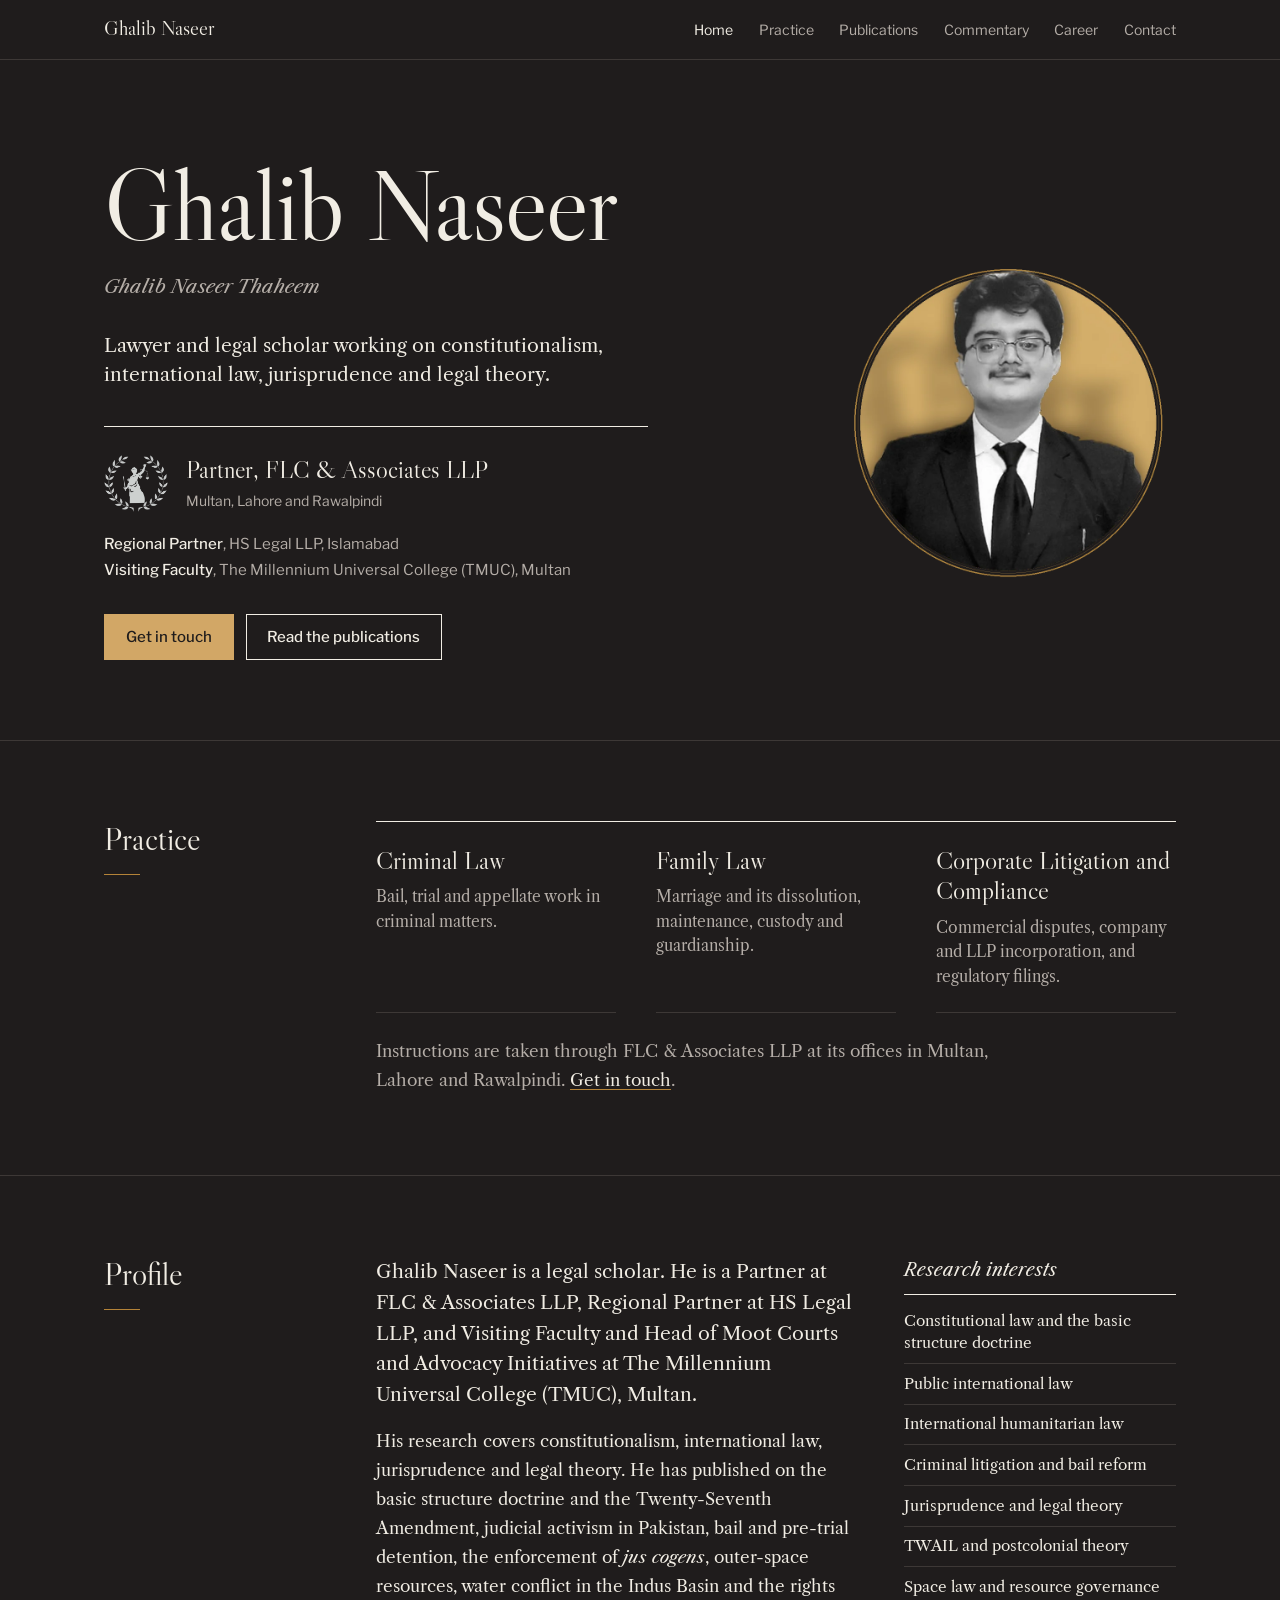
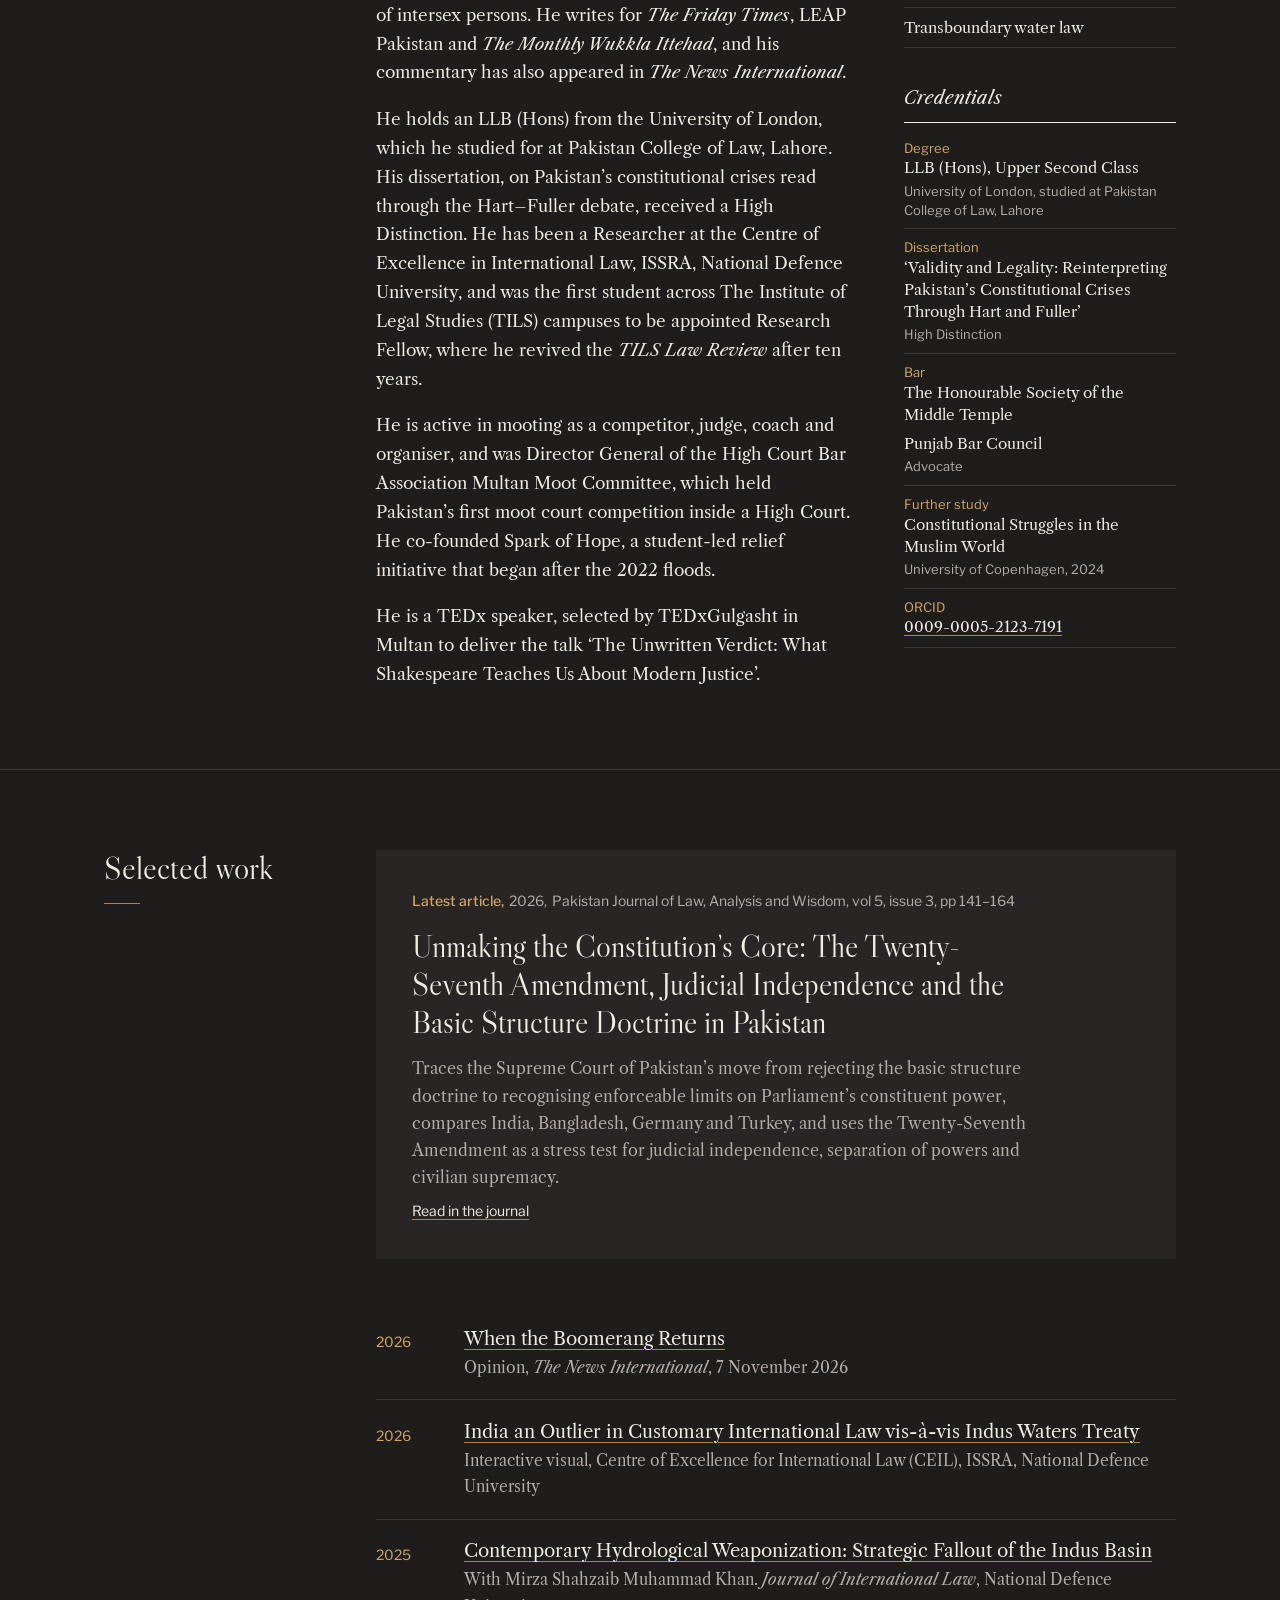
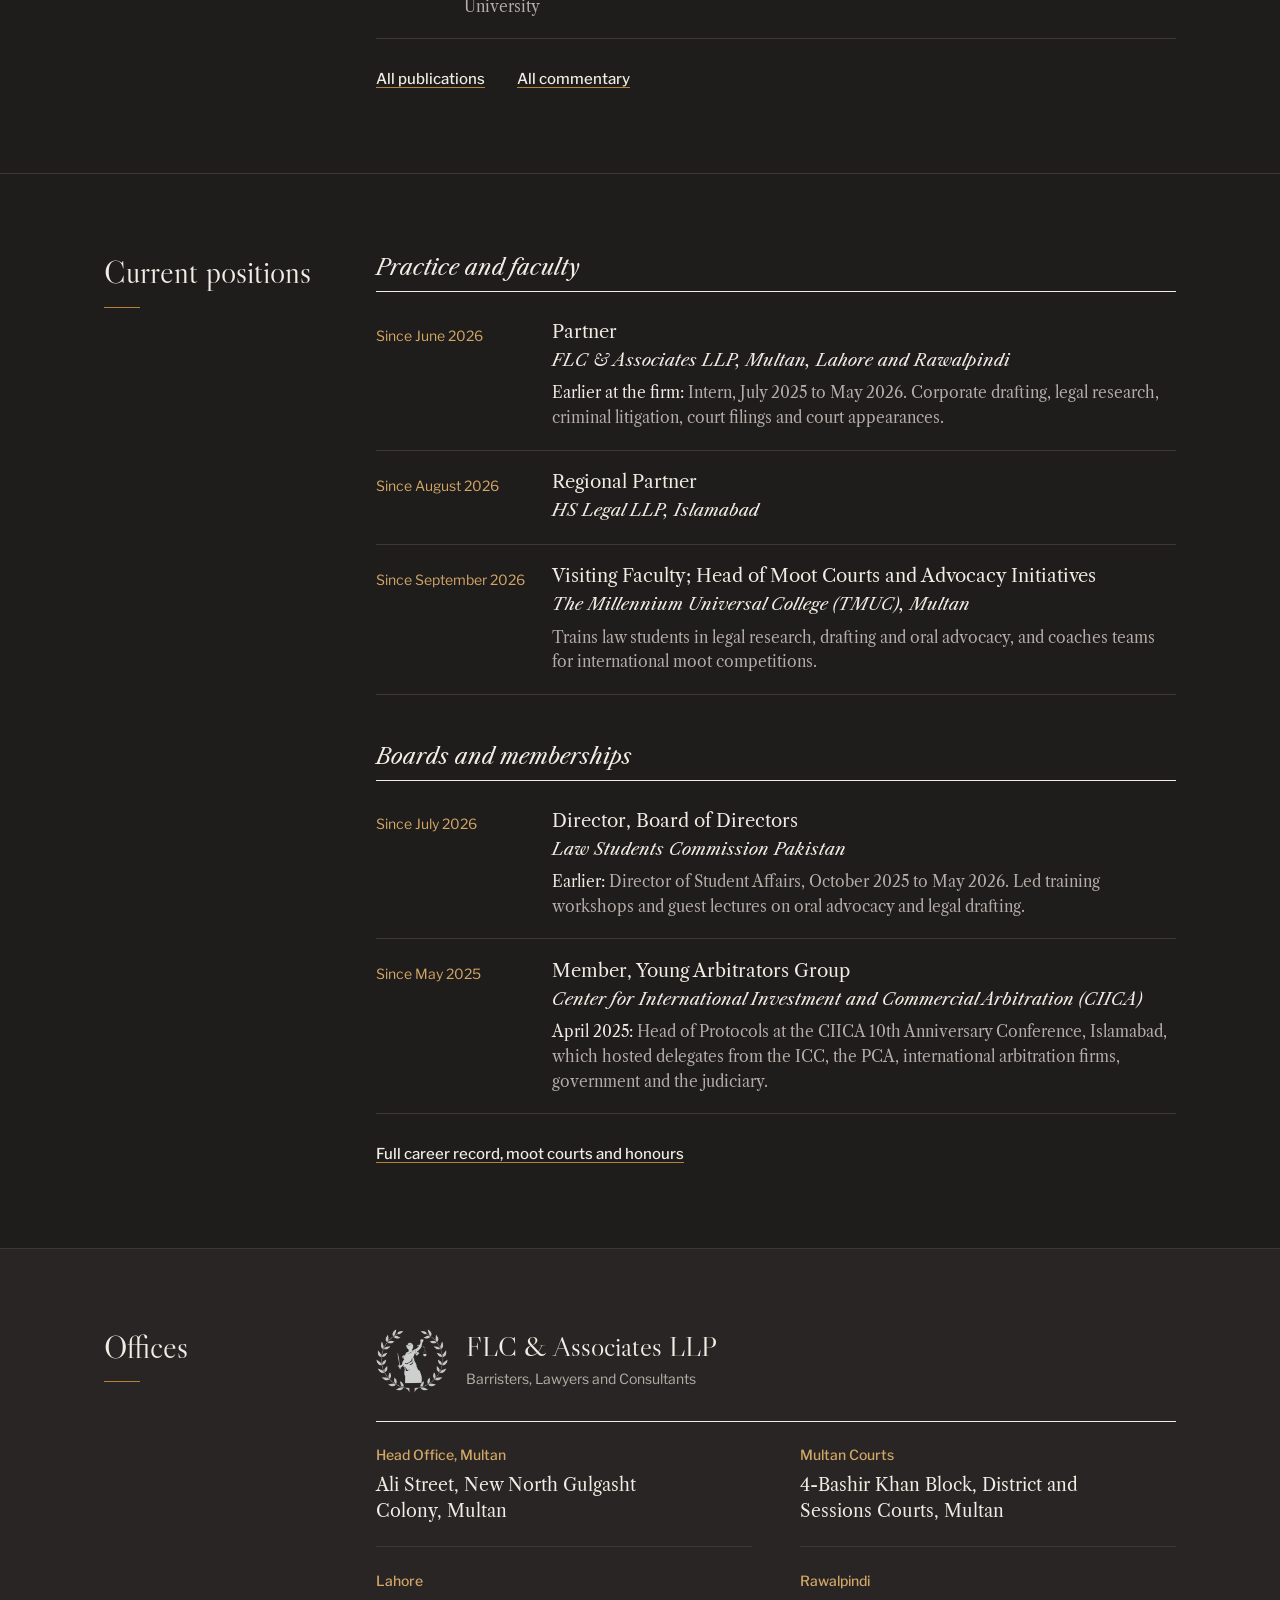
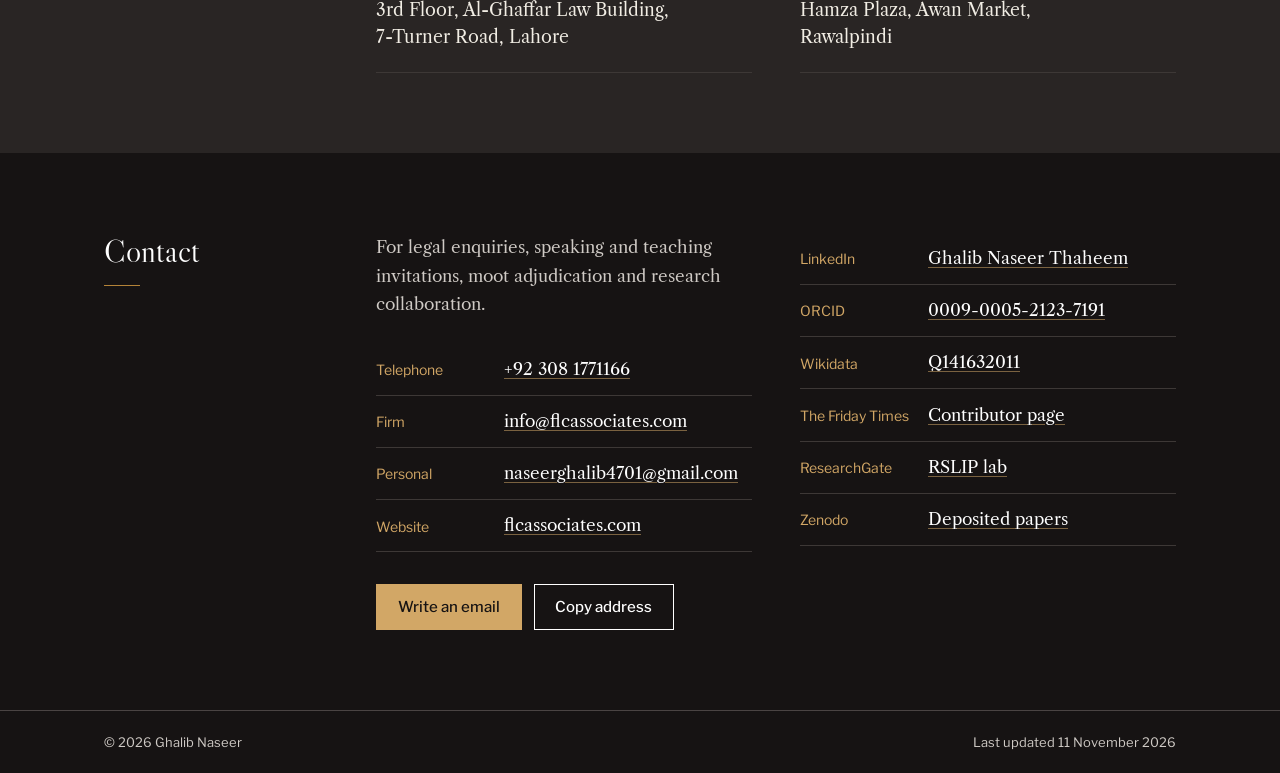
<file: index.html>
<!doctype html>
<html lang="en">
<head>
<meta charset="utf-8">
<meta name="viewport" content="width=device-width, initial-scale=1, viewport-fit=cover">
<title>Ghalib Naseer</title>
<meta name="description" content="Ghalib Naseer (Ghalib Naseer Thaheem) is a legal scholar, Partner at FLC &amp; Associates LLP, Regional Partner at HS Legal LLP and Visiting Faculty at The Millennium Universal College (TMUC), Multan, writing on constitutionalism, international law, jurisprudence and legal theory.">
<meta name="author" content="Ghalib Naseer">
<link rel="canonical" href="https://ghalibnaseer.github.io/">
<meta name="google-site-verification" content="lNFeswSHBJSCskagEtWkAYhHMicDL4U-M9ZCUtHPB8E">
<meta property="og:type" content="profile">
<meta property="og:title" content="Ghalib Naseer">
<meta property="og:description" content="Legal scholar. Partner at FLC &amp; Associates LLP, Regional Partner at HS Legal LLP and Visiting Faculty at TMUC Multan. Constitutionalism, international law, jurisprudence and legal theory.">
<meta property="og:url" content="https://ghalibnaseer.github.io/">
<meta property="profile:first_name" content="Ghalib">
<meta property="profile:last_name" content="Naseer">
<meta name="twitter:card" content="summary">
<link rel="preload" href="fonts/libre-caslon-display-latin-400-normal.woff2" as="font" type="font/woff2" crossorigin>
<link rel="preload" href="fonts/libre-caslon-text-latin-400-normal.woff2" as="font" type="font/woff2" crossorigin>
<link rel="stylesheet" href="site.css">

<script type="application/ld+json">
{
  "@context": "https://schema.org",
  "@graph": [
    {
      "@type": "ProfilePage",
      "@id": "https://ghalibnaseer.github.io/#page",
      "url": "https://ghalibnaseer.github.io/",
      "name": "Ghalib Naseer",
      "dateModified": "2026-11-11",
      "mainEntity": { "@id": "https://ghalibnaseer.github.io/#person" }
    },
    {
      "@type": "Person",
      "@id": "https://ghalibnaseer.github.io/#person",
      "name": "Ghalib Naseer",
      "givenName": "Ghalib",
      "familyName": "Naseer",
      "alternateName": ["Ghalib Naseer Thaheem"],
      "url": "https://ghalibnaseer.github.io/",
      "email": "mailto:naseerghalib4701@gmail.com",
      "telephone": "+92-308-1771166",
      "description": "Legal scholar, Partner at FLC & Associates LLP, Regional Partner at HS Legal LLP and Visiting Faculty at The Millennium Universal College (TMUC), Multan, whose work focuses on constitutionalism, international law, jurisprudence and legal theory.",
      "jobTitle": ["Partner", "Regional Partner", "Visiting Faculty"],
      "worksFor": [
        {
          "@type": "LegalService",
          "name": "FLC & Associates LLP",
          "url": "https://flcassociates.com/",
          "email": "info@flcassociates.com",
          "address": [
            { "@type": "PostalAddress", "streetAddress": "Ali Street, New North Gulgasht Colony", "addressLocality": "Multan", "addressCountry": "PK" },
            { "@type": "PostalAddress", "streetAddress": "4-Bashir Khan Block, District and Sessions Courts", "addressLocality": "Multan", "addressCountry": "PK" },
            { "@type": "PostalAddress", "streetAddress": "3rd Floor, Al-Ghaffar Law Building, 7-Turner Road", "addressLocality": "Lahore", "addressCountry": "PK" },
            { "@type": "PostalAddress", "streetAddress": "Hamza Plaza, Awan Market", "addressLocality": "Rawalpindi", "addressCountry": "PK" }
          ]
        },
        { "@type": "Organization", "name": "HS Legal LLP" },
        { "@type": "CollegeOrUniversity", "name": "The Millennium Universal College (TMUC), Multan", "url": "https://tmuc.edu.pk/" }
      ],
      "alumniOf": [
        { "@type": "CollegeOrUniversity", "name": "University of London", "sameAs": "https://www.wikidata.org/wiki/Q170027" },
        { "@type": "CollegeOrUniversity", "name": "Pakistan College of Law, Lahore" }
      ],
      "memberOf": [
        { "@type": "Organization", "name": "The Honourable Society of the Middle Temple", "sameAs": "https://www.wikidata.org/wiki/Q925942" },
        { "@type": "Organization", "name": "Punjab Bar Council" },
        { "@type": "Organization", "name": "Center for International Investment and Commercial Arbitration (CIICA), Young Arbitrators Group" },
        { "@type": "Organization", "name": "Law Students Commission Pakistan" }
      ],
      "hasCredential": {
        "@type": "EducationalOccupationalCredential",
        "credentialCategory": "degree",
        "name": "Bachelor of Laws (LLB Hons), Upper Second Class",
        "recognizedBy": { "@type": "CollegeOrUniversity", "name": "University of London" }
      },
      "knowsAbout": [
        "Criminal law",
        "Family law",
        "Corporate litigation and compliance",
        "Constitutional law",
        "Basic structure doctrine",
        "Public international law",
        "International humanitarian law",
        "Third World Approaches to International Law",
        "Jurisprudence",
        "Legal theory",
        "Criminal justice reform",
        "Space law",
        "Transboundary water law"
      ],
      "award": [
        "TEDx Speaker, TEDxGulgasht, Multan",
        "Shield of Honour, High Court Bar Association Multan",
        "Best Memorial Award, Philip C. Jessup International Law Moot Court Competition, Pakistan National Rounds 2025",
        "Certificate of Excellence in Reviewing, Asian Journal of Arts and Social Sciences"
      ],
      "identifier": {
        "@type": "PropertyValue",
        "propertyID": "ORCID",
        "value": "0009-0005-2123-7191",
        "url": "https://orcid.org/0009-0005-2123-7191"
      },
      "sameAs": [
        "https://www.wikidata.org/wiki/Q141632011",
        "https://www.linkedin.com/in/ghalib-naseer-thaheem-2202a82a6/",
        "https://orcid.org/0009-0005-2123-7191",
        "https://www.thefridaytimes.com/contributor/ghalib-naseer",
        "https://www.researchgate.net/lab/Research-Society-of-Law-IR-and-Political-Science-RSLIP-Ghalib-Naseer"
      ]
    },
    {
      "@type": "OpinionNewsArticle",
      "headline": "When the boomerang returns",
      "author": { "@id": "https://ghalibnaseer.github.io/#person" },
      "datePublished": "2026-11-07",
      "url": "https://www.thenews.pk/print/1447248-when-the-boomerang-returns",
      "publisher": { "@type": "NewsMediaOrganization", "name": "The News International" }
    },
    {
      "@type": "CreativeWork",
      "name": "India an Outlier in Customary International Law vis-à-vis Indus Waters Treaty",
      "genre": "Interactive infographic",
      "author": { "@id": "https://ghalibnaseer.github.io/#person" },
      "datePublished": "2026",
      "publisher": { "@type": "Organization", "name": "Centre of Excellence for International Law (CEIL), ISSRA, National Defence University, Islamabad" },
      "url": "https://issra.pk/infographics/Infographic-Indus-Abeyance.html"
    },
    {
      "@type": "ScholarlyArticle",
      "headline": "Unmaking the Constitution's Core: The Twenty-Seventh Amendment, Judicial Independence and the Basic Structure Doctrine in Pakistan",
      "author": { "@id": "https://ghalibnaseer.github.io/#person" },
      "datePublished": "2026-03-31",
      "isPartOf": { "@type": "Periodical", "name": "Pakistan Journal of Law, Analysis and Wisdom", "issn": "2959-0825" },
      "url": "https://pjlaw.com.pk/index.php/Journal/article/view/v5i3-141-164"
    },
    {
      "@type": "ScholarlyArticle",
      "headline": "Contemporary Hydrological Weaponization: Strategic Fallout of the Indus Basin",
      "author": [{ "@id": "https://ghalibnaseer.github.io/#person" }, { "@type": "Person", "name": "Mirza Shahzaib Muhammad Khan" }],
      "datePublished": "2025-12-31",
      "isPartOf": { "@type": "Periodical", "name": "Journal of International Law", "publisher": { "@type": "CollegeOrUniversity", "name": "National Defence University, Islamabad" } },
      "url": "https://jil.ndu.edu.pk/site/article/view/231"
    },
    {
      "@type": "ScholarlyArticle",
      "headline": "The Rhizomatic Enforcement of Jus Cogens: A Critical Appraisal through Doctrinal, TWAIL, and Postcolonial Lenses",
      "author": { "@id": "https://ghalibnaseer.github.io/#person" },
      "datePublished": "2025-12-03",
      "isPartOf": { "@type": "Periodical", "name": "Pakistan Journal of Law, Analysis and Wisdom", "issn": "2959-0825" },
      "url": "https://papers.ssrn.com/sol3/papers.cfm?abstract_id=5906323"
    },
    {
      "@type": "ScholarlyArticle",
      "headline": "Orbital Commons or Neo-Colonial Frontier; A New Paradigm of Stellar Stewardship",
      "author": [{ "@id": "https://ghalibnaseer.github.io/#person" }, { "@type": "Person", "name": "Noe Maurice Bhurgri" }],
      "datePublished": "2025-10-01",
      "isPartOf": { "@type": "Periodical", "name": "Pakistan Journal of Law, Analysis and Wisdom", "issn": "2959-0825" },
      "url": "https://pjlaw.com.pk/index.php/Journal/article/view/v4i9-13-29"
    },
    {
      "@type": "ScholarlyArticle",
      "headline": "Sovereignty Beyond Earth in Equitable Space Resource Regimes",
      "author": { "@id": "https://ghalibnaseer.github.io/#person" },
      "datePublished": "2025-09-18",
      "isPartOf": { "@type": "Periodical", "name": "TILS Law Review" },
      "url": "https://papers.ssrn.com/sol3/papers.cfm?abstract_id=5521121"
    },
    {
      "@type": "ScholarlyArticle",
      "headline": "The Cost of Injustice: Reforming Pakistan's Bail and Pre-Trial Practices in the Context of Legal Fidelity and Moral Imperatives in Law",
      "author": { "@id": "https://ghalibnaseer.github.io/#person" },
      "datePublished": "2025",
      "isPartOf": { "@type": "Periodical", "name": "TILS Law Review" },
      "sameAs": "https://doi.org/10.5281/zenodo.15446056"
    },
    {
      "@type": "ScholarlyArticle",
      "headline": "Combating Discrimination, Violence and Harmful Practices against Intersex Persons",
      "author": [
        { "@type": "Person", "name": "Sarah Mazhar" },
        { "@id": "https://ghalibnaseer.github.io/#person" },
        { "@type": "Person", "name": "Ebaad Ur Rehman Saqib" },
        { "@type": "Person", "name": "Tahaam Bhatti" }
      ],
      "datePublished": "2025",
      "isPartOf": { "@type": "Periodical", "name": "TILS Law Review" },
      "url": "https://papers.ssrn.com/sol3/papers.cfm?abstract_id=5261702"
    },
    {
      "@type": "ScholarlyArticle",
      "headline": "The Tyranny of the Headline: The Influence of Yellow Journalism on Public Perception and Political Propaganda",
      "author": [{ "@id": "https://ghalibnaseer.github.io/#person" }, { "@type": "Person", "name": "Saad Mansoor" }],
      "datePublished": "2025-03-31",
      "isPartOf": { "@type": "Periodical", "name": "Pakistan Journal of Law, Analysis and Wisdom", "issn": "2959-0825" },
      "sameAs": "https://doi.org/10.5281/zenodo.15114015"
    },
    {
      "@type": "ScholarlyArticle",
      "headline": "Judicial Activism: Authority or Autocracy? Unravelling the Role of Judiciary in Pakistan",
      "author": { "@id": "https://ghalibnaseer.github.io/#person" },
      "datePublished": "2024-07-31",
      "isPartOf": { "@type": "Periodical", "name": "Pakistan Journal of Law, Analysis and Wisdom", "issn": "2959-0825" },
      "sameAs": "https://doi.org/10.5281/zenodo.13207499"
    }
  ]
}
</script>
</head>
<body>
<a class="skip" href="#main">Skip to content</a>

<header class="topbar">
  <div class="wrap">
    <a class="brand" href="./">Ghalib Naseer</a>
    <nav class="nav" aria-label="Site">
      <a href="./" aria-current="page">Home</a>
      <a href="index.html#practice">Practice</a>
      <a href="publications.html">Publications</a>
      <a href="commentary.html">Commentary</a>
      <a href="career.html">Career</a>
      <a href="#contact">Contact</a>
    </nav>
  </div>
</header>

<section class="hero" id="top" aria-label="Introduction">
  <div class="wrap">
    <div>
      <h1>Ghalib Naseer</h1>
      <p class="fullname">Ghalib Naseer Thaheem</p>
      <p class="calling">Lawyer and legal scholar working on constitutionalism, international law, jurisprudence and legal theory.</p>
      <div class="firm">
        <img src="flc-emblem.png" width="240" height="213" alt="FLC &amp; Associates LLP emblem">
        <div>
          <p class="firm-role">Partner, FLC &amp; Associates LLP</p>
          <p class="firm-place">Multan, Lahore and Rawalpindi</p>
        </div>
      </div>
      <ul class="also" aria-label="Other current positions">
        <li><b>Regional Partner</b>, HS Legal LLP, Islamabad</li>
        <li><b>Visiting Faculty</b>, The Millennium Universal College (TMUC), Multan</li>
      </ul>
      <div class="actions">
        <a class="btn btn-solid" href="#contact">Get in touch</a>
        <a class="btn" href="publications.html">Read the publications</a>
      </div>
    </div>
    <div class="hero-portrait">
      <picture>
        <source srcset="portrait.webp" type="image/webp">
        <img class="portrait" src="portrait.png" width="800" height="834" alt="Portrait of Ghalib Naseer in a dark suit, framed by a brass ring" decoding="async" fetchpriority="high">
      </picture>
    </div>
  </div>
</section>

<main id="main">

  <section class="section" id="practice" aria-labelledby="practice-h">
    <div class="wrap">
      <h2 id="practice-h">Practice</h2>
      <div class="body">
      <ul class="practice">
        <li><h3>Criminal Law</h3><p>Bail, trial and appellate work in criminal matters.</p></li>
        <li><h3>Family Law</h3><p>Marriage and its dissolution, maintenance, custody and guardianship.</p></li>
        <li><h3>Corporate Litigation and Compliance</h3><p>Commercial disputes, company and LLP incorporation, and regulatory filings.</p></li>
      </ul>
      <p class="instruct">Instructions are taken through FLC &amp; Associates LLP at its offices in Multan, Lahore and Rawalpindi. <a href="#contact">Get in touch</a>.</p>
      </div>
    </div>
  </section>

  <section class="section" id="profile" aria-labelledby="profile-h">
    <div class="wrap">
      <h2 id="profile-h">Profile</h2>
      <div class="body">
      <div class="profile">
        <div class="prose">
          <p>Ghalib Naseer is a legal scholar. He is a Partner at FLC &amp; Associates LLP, Regional Partner at HS Legal LLP, and Visiting Faculty and Head of Moot Courts and Advocacy Initiatives at The Millennium Universal College (TMUC), Multan.</p>
          <p>His research covers constitutionalism, international law, jurisprudence and legal theory. He has published on the basic structure doctrine and the Twenty-Seventh Amendment, judicial activism in Pakistan, bail and pre-trial detention, the enforcement of <i>jus cogens</i>, outer-space resources, water conflict in the Indus Basin and the rights of intersex persons. He writes for <i>The Friday Times</i>, LEAP Pakistan and <i>The Monthly Wukkla Ittehad</i>, and his commentary has also appeared in <i>The News International</i>.</p>
          <p>He holds an LLB (Hons) from the University of London, which he studied for at Pakistan College of Law, Lahore. His dissertation, on Pakistan’s constitutional crises read through the Hart–Fuller debate, received a High Distinction. He has been a Researcher at the Centre of Excellence in International Law, ISSRA, National Defence University, and was the first student across The Institute of Legal Studies (TILS) campuses to be appointed Research Fellow, where he revived the <i>TILS Law Review</i> after ten years.</p>
          <p>He is active in mooting as a competitor, judge, coach and organiser, and was Director General of the High Court Bar Association Multan Moot Committee, which held Pakistan’s first moot court competition inside a High Court. He co-founded Spark of Hope, a student-led relief initiative that began after the 2022 floods.</p>
          <p>He is a TEDx speaker, selected by TEDxGulgasht in Multan to deliver the talk ‘The Unwritten Verdict: What Shakespeare Teaches Us About Modern Justice’.</p>
        </div>
        <aside>
          <div class="panel">
            <p class="panel-title">Research interests</p>
            <ul class="areas">
              <li>Constitutional law and the basic structure doctrine</li>
              <li>Public international law</li>
              <li>International humanitarian law</li>
              <li>Criminal litigation and bail reform</li>
              <li>Jurisprudence and legal theory</li>
              <li>TWAIL and postcolonial theory</li>
              <li>Space law and resource governance</li>
              <li>Transboundary water law</li>
            </ul>
          </div>
          <div class="panel">
            <p class="panel-title">Credentials</p>
            <dl class="creds">
              <div><dt>Degree</dt><dd>LLB (Hons), Upper Second Class<small>University of London, studied at Pakistan College of Law, Lahore</small></dd></div>
              <div><dt>Dissertation</dt><dd>‘Validity and Legality: Reinterpreting Pakistan’s Constitutional Crises Through Hart and Fuller’<small>High Distinction</small></dd></div>
              <div><dt>Bar</dt><dd>The Honourable Society of the Middle Temple</dd><dd style="margin-top:0.45rem">Punjab Bar Council<small>Advocate</small></dd></div>
              <div><dt>Further study</dt><dd>Constitutional Struggles in the Muslim World<small>University of Copenhagen, 2024</small></dd></div>
              <div><dt>ORCID</dt><dd><a href="https://orcid.org/0009-0005-2123-7191">0009-0005-2123-7191</a></dd></div>
            </dl>
          </div>
        </aside>
      </div>
      </div>
    </div>
  </section>

  <section class="section" id="work" aria-labelledby="work-h">
    <div class="wrap">
      <h2 id="work-h">Selected work</h2>
      <div class="body">
      <article class="feature" aria-label="Featured article">
        <div>
          <span class="label">Latest article</span>
          <span class="yr">2026</span>
          <span class="jr">Pakistan Journal of Law, Analysis and Wisdom, vol 5, issue 3, pp 141–164</span>
        </div>
        <div>
          <h4>Unmaking the Constitution’s Core: The Twenty-Seventh Amendment, Judicial Independence and the Basic Structure Doctrine in Pakistan</h4>
          <p>Traces the Supreme Court of Pakistan’s move from rejecting the basic structure doctrine to recognising enforceable limits on Parliament’s constituent power, compares India, Bangladesh, Germany and Turkey, and uses the Twenty-Seventh Amendment as a stress test for judicial independence, separation of powers and civilian supremacy.</p>
          <p class="links"><a href="https://pjlaw.com.pk/index.php/Journal/article/view/v5i3-141-164">Read in the journal</a></p>
        </div>
      </article>
      <ol class="works">
        <li>
          <span class="y">2026</span>
          <div class="w">
            <h4><a href="https://www.thenews.pk/print/1447248-when-the-boomerang-returns">When the Boomerang Returns</a></h4>
            <p class="meta">Opinion, <i>The News International</i>, 7 November 2026</p>
          </div>
        </li>
        <li>
          <span class="y">2026</span>
          <div class="w">
            <h4><a href="https://issra.pk/infographics/Infographic-Indus-Abeyance.html">India an Outlier in Customary International Law vis-à-vis Indus Waters Treaty</a></h4>
            <p class="meta">Interactive visual, Centre of Excellence for International Law (CEIL), ISSRA, National Defence University</p>
          </div>
        </li>
        <li>
          <span class="y">2025</span>
          <div class="w">
            <h4><a href="https://jil.ndu.edu.pk/site/article/view/231">Contemporary Hydrological Weaponization: Strategic Fallout of the Indus Basin</a></h4>
            <p class="meta">With Mirza Shahzaib Muhammad Khan. <i>Journal of International Law</i>, National Defence University</p>
          </div>
        </li>
      </ol>
      <p class="more"><a href="publications.html">All publications</a><a href="commentary.html">All commentary</a></p>
      </div>
    </div>
  </section>

  <section class="section" id="positions" aria-labelledby="positions-h">
    <div class="wrap">
      <h2 id="positions-h">Current positions</h2>
      <div class="body">
      <h3>Practice and faculty</h3>
      <ol class="ledger">
        <li>
          <span class="d">Since June 2026</span>
          <div class="b">
            <h4>Partner</h4>
            <p class="org">FLC &amp; Associates LLP, Multan, Lahore and Rawalpindi</p>
            <p class="earlier"><b>Earlier at the firm:</b> Intern, July 2025 to May 2026. Corporate drafting, legal research, criminal litigation, court filings and court appearances.</p>
          </div>
        </li>
        <li>
          <span class="d">Since August 2026</span>
          <div class="b">
            <h4>Regional Partner</h4>
            <p class="org">HS Legal LLP, Islamabad</p>
          </div>
        </li>
        <li>
          <span class="d">Since September 2026</span>
          <div class="b">
            <h4>Visiting Faculty; Head of Moot Courts and Advocacy Initiatives</h4>
            <p class="org">The Millennium Universal College (TMUC), Multan</p>
            <p class="desc">Trains law students in legal research, drafting and oral advocacy, and coaches teams for international moot competitions.</p>
          </div>
        </li>
      </ol>

      <h3>Boards and memberships</h3>
      <ol class="ledger">
        <li>
          <span class="d">Since July 2026</span>
          <div class="b">
            <h4>Director, Board of Directors</h4>
            <p class="org">Law Students Commission Pakistan</p>
            <p class="earlier"><b>Earlier:</b> Director of Student Affairs, October 2025 to May 2026. Led training workshops and guest lectures on oral advocacy and legal drafting.</p>
          </div>
        </li>
        <li>
          <span class="d">Since May 2025</span>
          <div class="b">
            <h4>Member, Young Arbitrators Group</h4>
            <p class="org">Center for International Investment and Commercial Arbitration (CIICA)</p>
            <p class="earlier"><b>April 2025:</b> Head of Protocols at the CIICA 10th Anniversary Conference, Islamabad, which hosted delegates from the ICC, the PCA, international arbitration firms, government and the judiciary.</p>
          </div>
        </li>
      </ol>
      <p class="more"><a href="career.html">Full career record, moot courts and honours</a></p>
      </div>
    </div>
  </section>

  <section class="section offices-band" id="offices" aria-labelledby="offices-h">
    <div class="wrap">
      <h2 id="offices-h">Offices</h2>
      <div class="body">
      <div class="firm-line">
          <img src="flc-emblem.png" width="240" height="213" alt="" loading="lazy">
          <div>
            <p class="name">FLC &amp; Associates LLP</p>
            <p class="sub">Barristers, Lawyers and Consultants</p>
          </div>
        </div>
        <ul class="offices">
          <li><p class="where">Head Office, Multan</p><address>Ali Street, New North Gulgasht Colony, Multan</address></li>
          <li><p class="where">Multan Courts</p><address>4-Bashir Khan Block, District and Sessions Courts, Multan</address></li>
          <li><p class="where">Lahore</p><address>3rd Floor, Al-Ghaffar Law Building, <span style="white-space:nowrap">7-Turner Road</span>, Lahore</address></li>
          <li><p class="where">Rawalpindi</p><address>Hamza Plaza, Awan Market, Rawalpindi</address></li>
        </ul>
      </div>
    </div>
  </section>

</main>

<section class="contact" id="contact" aria-labelledby="contact-h">
  <div class="wrap">
    <h2 id="contact-h">Contact</h2>
    <div class="contact-grid">
      <div>
        <p class="note">For legal enquiries, speaking and teaching invitations, moot adjudication and research collaboration.</p>
        <dl>
          <div><dt>Telephone</dt><dd><a href="tel:+923081771166">+92 308 1771166</a></dd></div>
          <div><dt>Firm</dt><dd><a href="mailto:info@flcassociates.com">info@flcassociates.com</a></dd></div>
          <div><dt>Personal</dt><dd><a href="mailto:naseerghalib4701@gmail.com" id="email-text">naseerghalib4701@gmail.com</a></dd></div>
          <div><dt>Website</dt><dd><a href="https://flcassociates.com/">flcassociates.com</a></dd></div>
        </dl>
        <div class="actions">
          <a class="btn btn-solid" href="mailto:naseerghalib4701@gmail.com">Write an email</a>
          <button class="btn" type="button" data-copy="naseerghalib4701@gmail.com">Copy address</button>
        </div>
      </div>
      <dl class="profiles">
        <div><dt>LinkedIn</dt><dd><a href="https://www.linkedin.com/in/ghalib-naseer-thaheem-2202a82a6/">Ghalib Naseer Thaheem</a></dd></div>
        <div><dt>ORCID</dt><dd><a href="https://orcid.org/0009-0005-2123-7191">0009-0005-2123-7191</a></dd></div>
        <div><dt>Wikidata</dt><dd><a href="https://www.wikidata.org/wiki/Q141632011">Q141632011</a></dd></div>
        <!-- Google Scholar: replace the URL and remove the comment markers
        <div><dt>Google Scholar</dt><dd><a href="https://scholar.google.com/citations?user=YOUR-ID">Google Scholar profile</a></dd></div>
        -->
        <div><dt>The Friday Times</dt><dd><a href="https://www.thefridaytimes.com/contributor/ghalib-naseer">Contributor page</a></dd></div>
        <div><dt>ResearchGate</dt><dd><a href="https://www.researchgate.net/lab/Research-Society-of-Law-IR-and-Political-Science-RSLIP-Ghalib-Naseer">RSLIP lab</a></dd></div>
        <div><dt>Zenodo</dt><dd><a href="https://zenodo.org/search?q=%22Ghalib%20Naseer%22">Deposited papers</a></dd></div>
      </dl>
    </div>
  </div>
</section>

<footer class="site">
  <div class="wrap">
    <span>© 2026 Ghalib Naseer</span>
    <span>Last updated <time datetime="2026-11-11">11 November 2026</time></span>
  </div>
</footer>

<script>
(function () {
  var buttons = document.querySelectorAll('[data-copy]');
  function selectEmail() {
    var el = document.getElementById('email-text');
    if (!el || !window.getSelection) return;
    var range = document.createRange();
    range.selectNodeContents(el);
    var sel = window.getSelection();
    sel.removeAllRanges();
    sel.addRange(range);
  }
  buttons.forEach(function (btn) {
    btn.addEventListener('click', function () {
      var text = btn.getAttribute('data-copy');
      var done = function () {
        btn.textContent = 'Copied';
        setTimeout(function () { btn.textContent = 'Copy address'; }, 2000);
      };
      if (navigator.clipboard && navigator.clipboard.writeText) {
        navigator.clipboard.writeText(text).then(done).catch(selectEmail);
      } else {
        selectEmail();
      }
    });
  });
})();
</script>
</body>
</html>
</file>
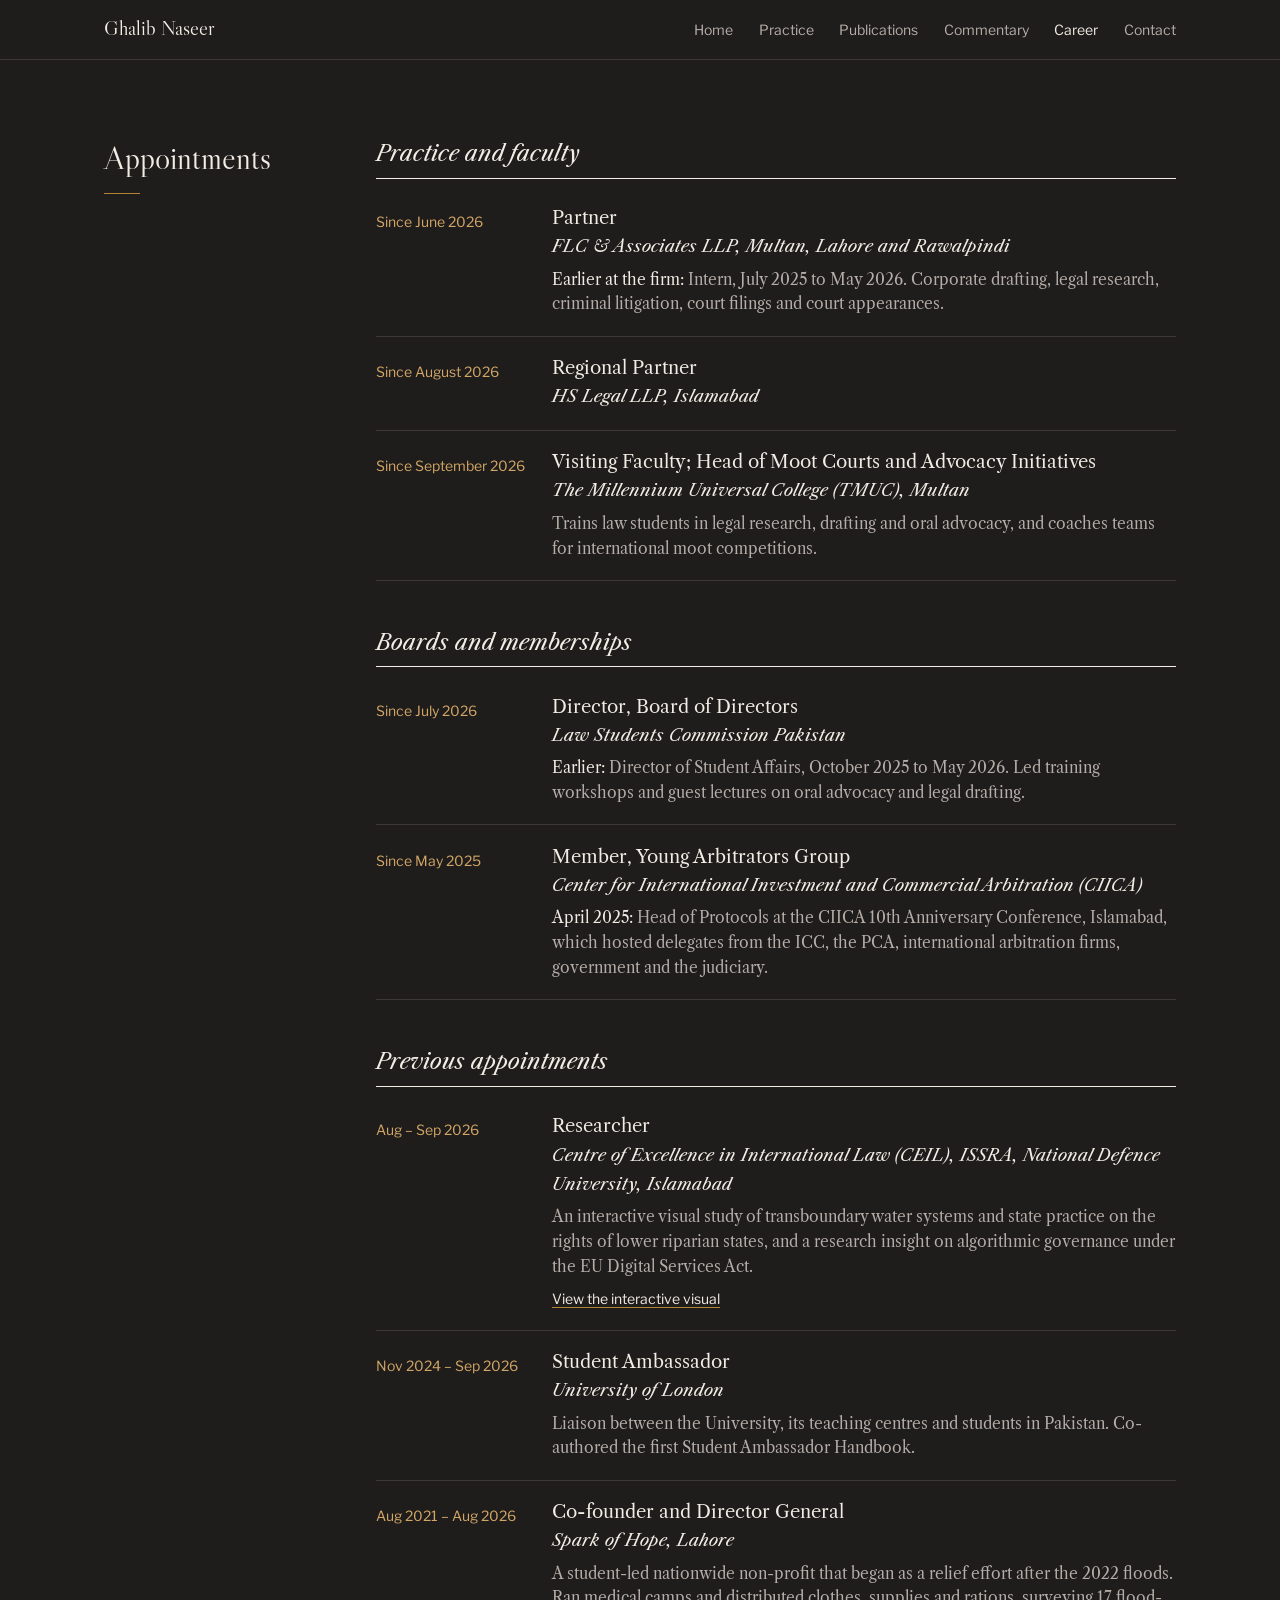
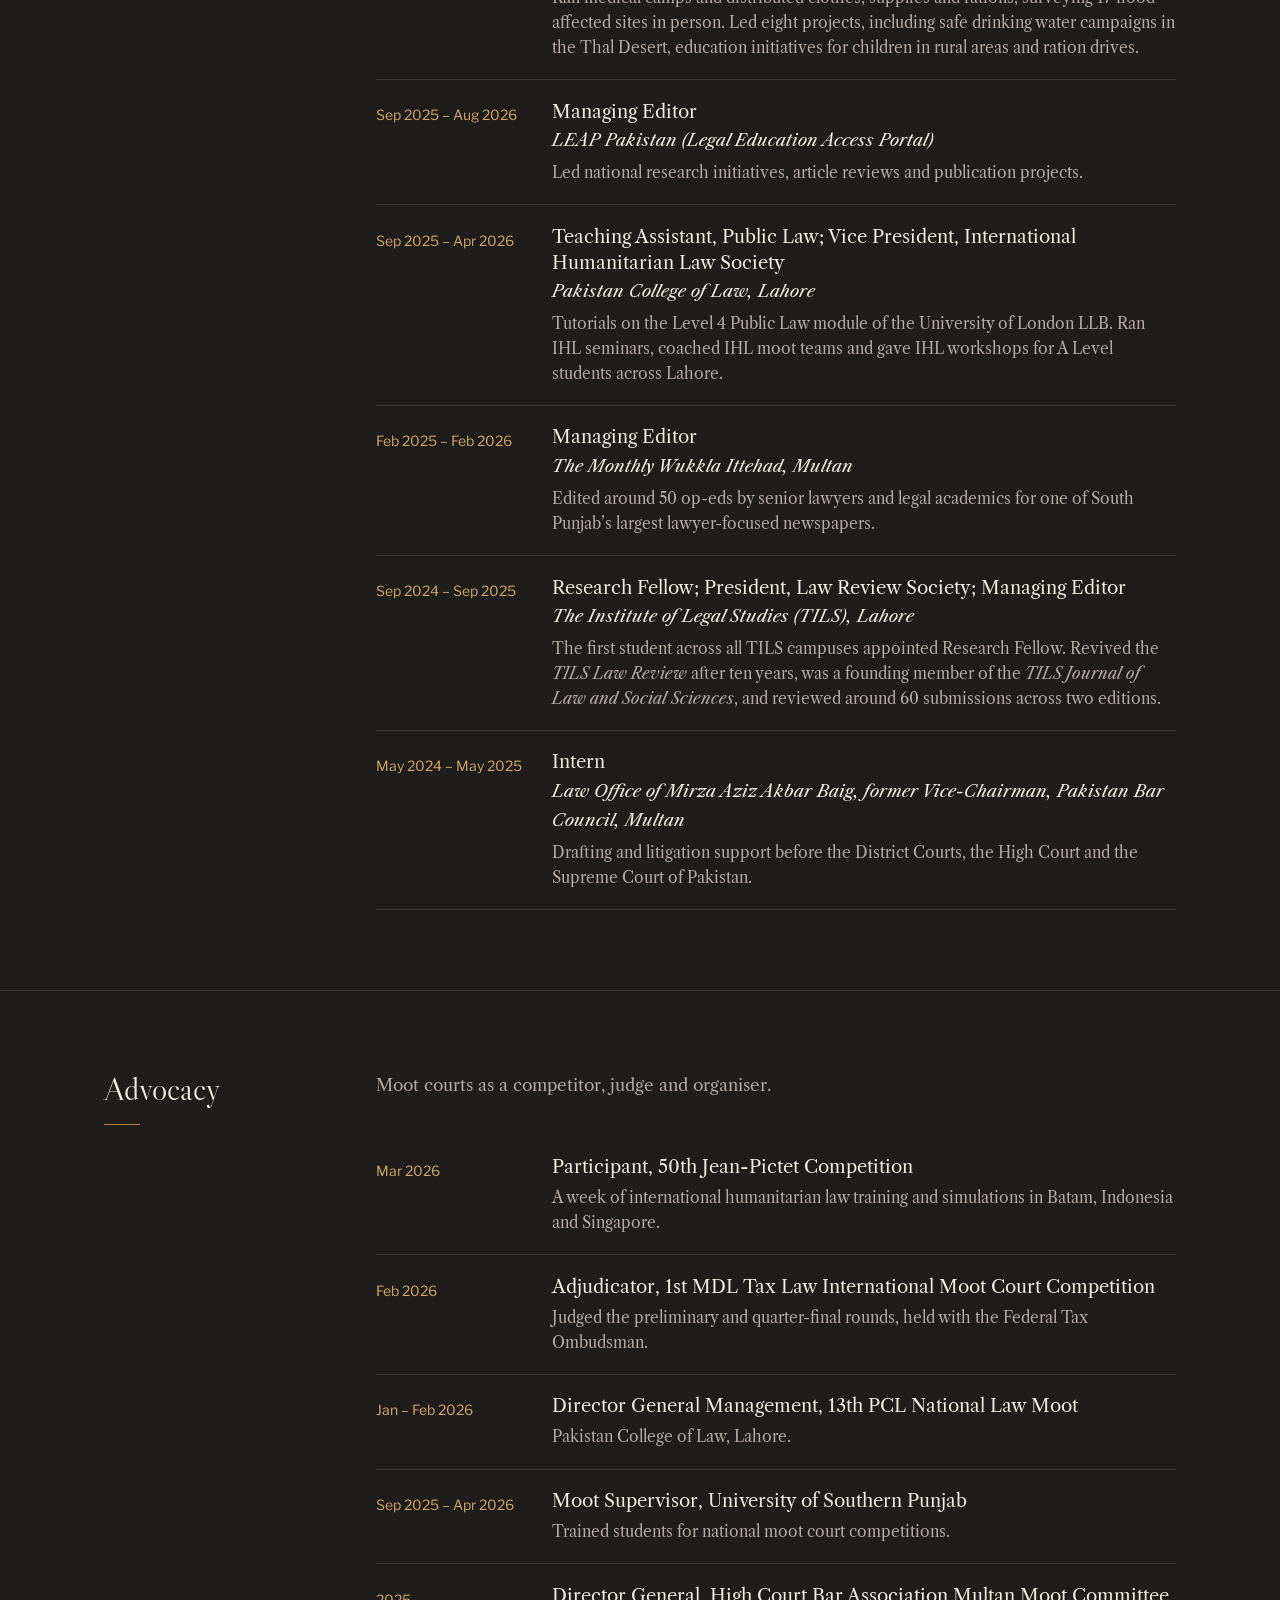
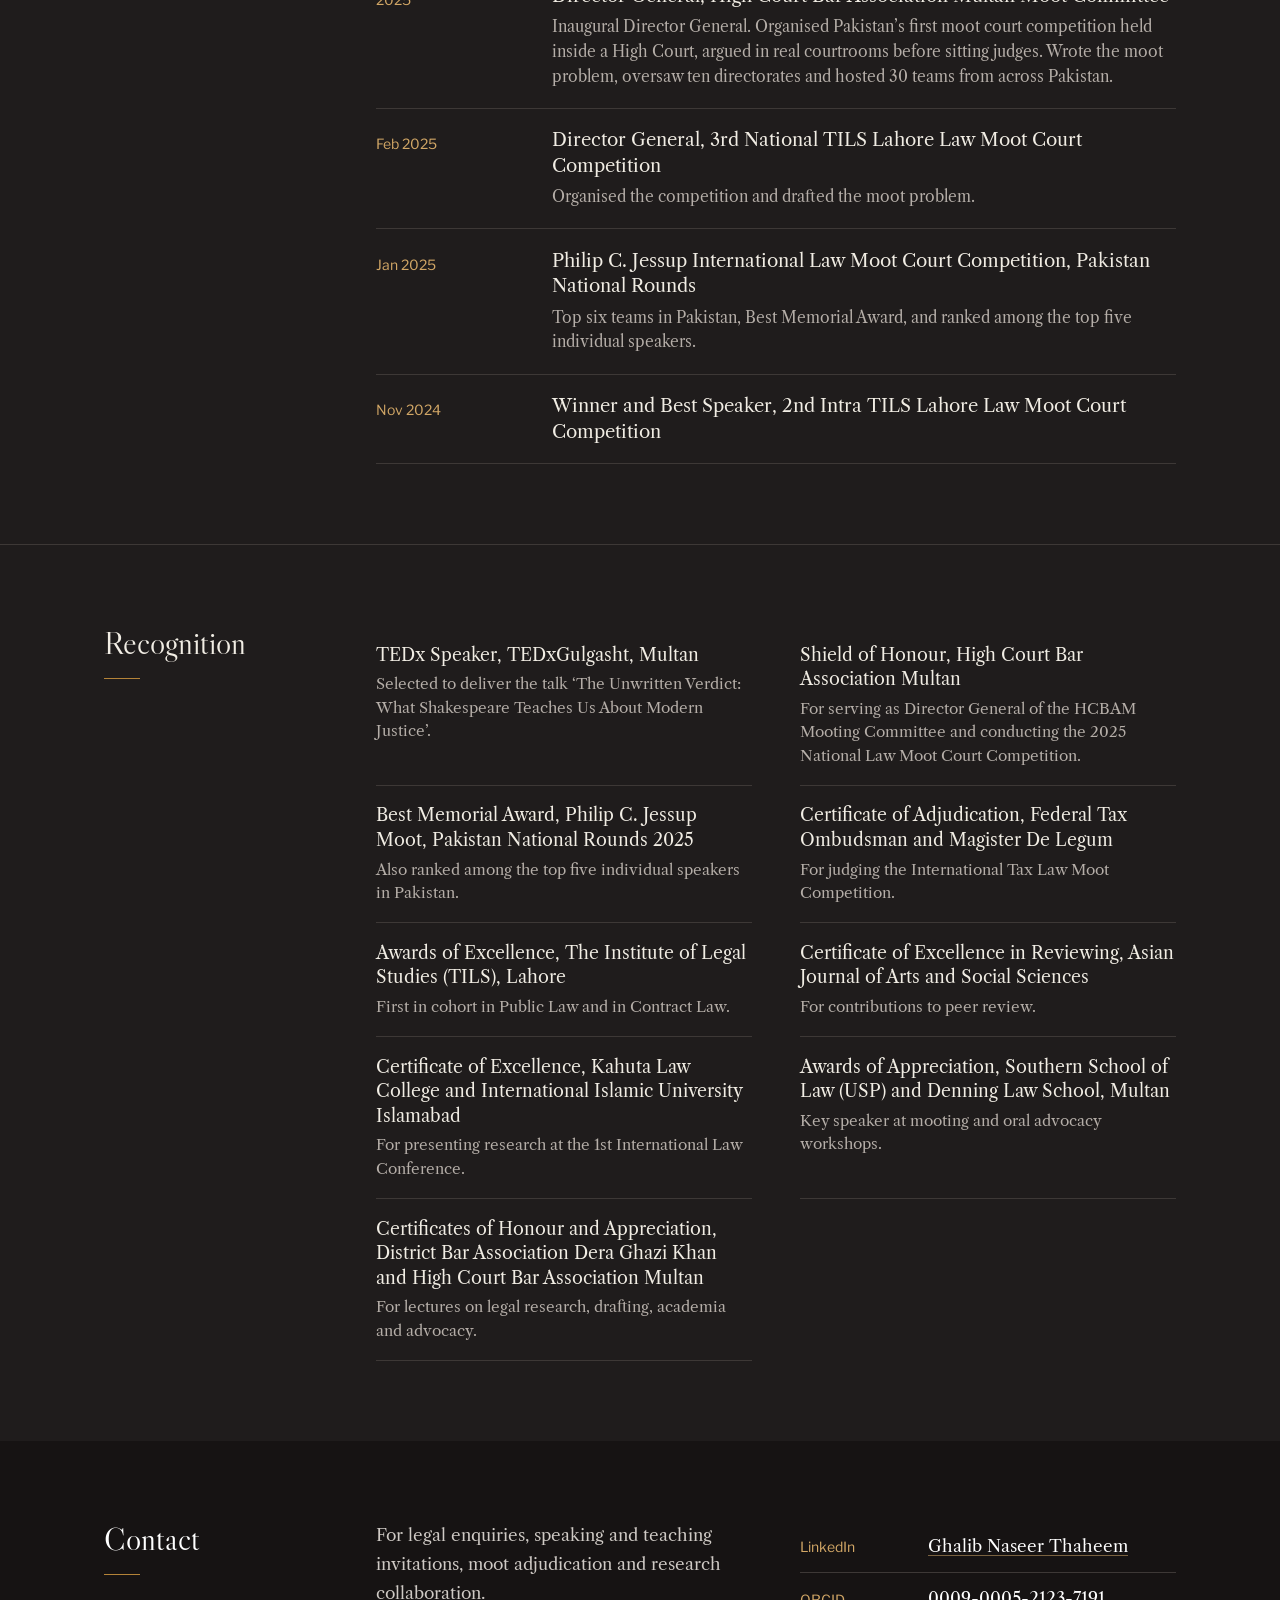
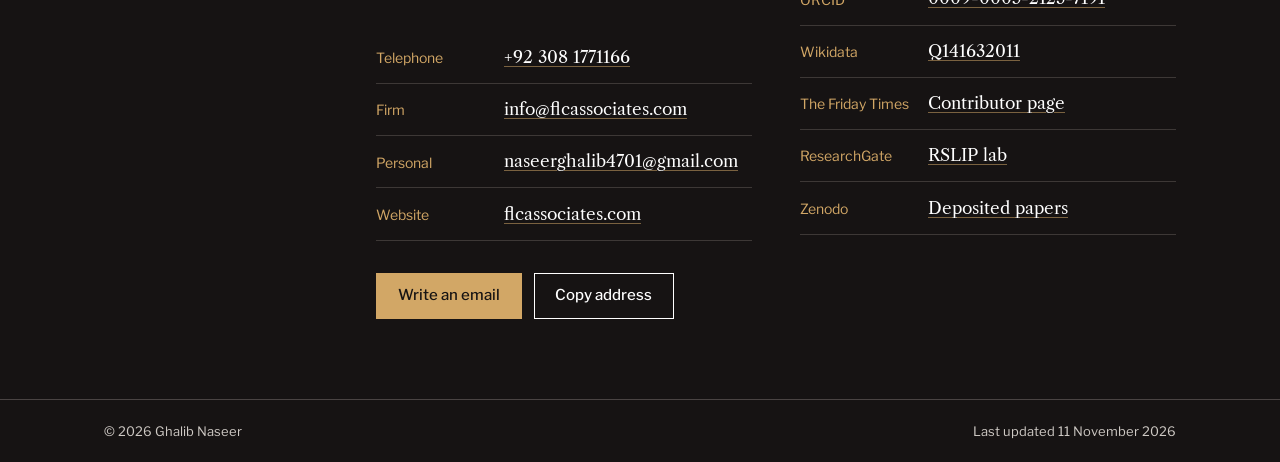
<file: career.html>
<!doctype html>
<html lang="en">
<head>
<meta charset="utf-8">
<meta name="viewport" content="width=device-width, initial-scale=1, viewport-fit=cover">
<title>Career | Ghalib Naseer</title>
<meta name="description" content="Appointments, moot court record and honours of Ghalib Naseer.">
<meta name="author" content="Ghalib Naseer">
<link rel="canonical" href="https://ghalibnaseer.github.io/career.html">
<meta property="og:type" content="website">
<meta property="og:title" content="Career | Ghalib Naseer">
<meta property="og:description" content="Appointments, moot court record and honours of Ghalib Naseer.">
<meta property="og:url" content="https://ghalibnaseer.github.io/career.html">
<link rel="preload" href="fonts/libre-caslon-display-latin-400-normal.woff2" as="font" type="font/woff2" crossorigin>
<link rel="preload" href="fonts/libre-caslon-text-latin-400-normal.woff2" as="font" type="font/woff2" crossorigin>
<link rel="stylesheet" href="site.css">
</head>
<body>
<a class="skip" href="#main">Skip to content</a>

<header class="topbar">
  <div class="wrap">
    <a class="brand" href="./">Ghalib Naseer</a>
    <nav class="nav" aria-label="Site">
      <a href="./">Home</a>
      <a href="index.html#practice">Practice</a>
      <a href="publications.html">Publications</a>
      <a href="commentary.html">Commentary</a>
      <a href="career.html" aria-current="page">Career</a>
      <a href="#contact">Contact</a>
    </nav>
  </div>
</header>

<main id="main">
  <h1 class="sr-only">Career</h1>

  <section class="section first" id="appointments" aria-labelledby="appointments-h">
    <div class="wrap">
      <h2 id="appointments-h">Appointments</h2>
      <div class="body">
      <h3>Practice and faculty</h3>
      <ol class="ledger">
        <li>
          <span class="d">Since June 2026</span>
          <div class="b">
            <h4>Partner</h4>
            <p class="org">FLC &amp; Associates LLP, Multan, Lahore and Rawalpindi</p>
            <p class="earlier"><b>Earlier at the firm:</b> Intern, July 2025 to May 2026. Corporate drafting, legal research, criminal litigation, court filings and court appearances.</p>
          </div>
        </li>
        <li>
          <span class="d">Since August 2026</span>
          <div class="b">
            <h4>Regional Partner</h4>
            <p class="org">HS Legal LLP, Islamabad</p>
          </div>
        </li>
        <li>
          <span class="d">Since September 2026</span>
          <div class="b">
            <h4>Visiting Faculty; Head of Moot Courts and Advocacy Initiatives</h4>
            <p class="org">The Millennium Universal College (TMUC), Multan</p>
            <p class="desc">Trains law students in legal research, drafting and oral advocacy, and coaches teams for international moot competitions.</p>
          </div>
        </li>
      </ol>

      <h3>Boards and memberships</h3>
      <ol class="ledger">
        <li>
          <span class="d">Since July 2026</span>
          <div class="b">
            <h4>Director, Board of Directors</h4>
            <p class="org">Law Students Commission Pakistan</p>
            <p class="earlier"><b>Earlier:</b> Director of Student Affairs, October 2025 to May 2026. Led training workshops and guest lectures on oral advocacy and legal drafting.</p>
          </div>
        </li>
        <li>
          <span class="d">Since May 2025</span>
          <div class="b">
            <h4>Member, Young Arbitrators Group</h4>
            <p class="org">Center for International Investment and Commercial Arbitration (CIICA)</p>
            <p class="earlier"><b>April 2025:</b> Head of Protocols at the CIICA 10th Anniversary Conference, Islamabad, which hosted delegates from the ICC, the PCA, international arbitration firms, government and the judiciary.</p>
          </div>
        </li>
      </ol>

      <h3>Previous appointments</h3>
      <ol class="ledger">
        <li>
          <span class="d">Aug – Sep 2026</span>
          <div class="b">
            <h4>Researcher</h4>
            <p class="org">Centre of Excellence in International Law (CEIL), ISSRA, National Defence University, Islamabad</p>
            <p class="desc">An interactive visual study of transboundary water systems and state practice on the rights of lower riparian states, and a research insight on algorithmic governance under the EU Digital Services Act.</p>
            <p class="links"><a href="https://issra.pk/infographics/Infographic-Indus-Abeyance.html">View the interactive visual</a></p>
          </div>
        </li>
        <li>
          <span class="d">Nov 2024 – Sep 2026</span>
          <div class="b">
            <h4>Student Ambassador</h4>
            <p class="org">University of London</p>
            <p class="desc">Liaison between the University, its teaching centres and students in Pakistan. Co-authored the first Student Ambassador Handbook.</p>
          </div>
        </li>
        <li>
          <span class="d">Aug 2021 – Aug 2026</span>
          <div class="b">
            <h4>Co-founder and Director General</h4>
            <p class="org">Spark of Hope, Lahore</p>
            <p class="desc">A student-led nationwide non-profit that began as a relief effort after the 2022 floods. Ran medical camps and distributed clothes, supplies and rations, surveying 17 flood-affected sites in person. Led eight projects, including safe drinking water campaigns in the Thal Desert, education initiatives for children in rural areas and ration drives.</p>
          </div>
        </li>
        <li>
          <span class="d">Sep 2025 – Aug 2026</span>
          <div class="b">
            <h4>Managing Editor</h4>
            <p class="org">LEAP Pakistan (Legal Education Access Portal)</p>
            <p class="desc">Led national research initiatives, article reviews and publication projects.</p>
          </div>
        </li>
        <li>
          <span class="d">Sep 2025 – Apr 2026</span>
          <div class="b">
            <h4>Teaching Assistant, Public Law; Vice President, International Humanitarian Law Society</h4>
            <p class="org">Pakistan College of Law, Lahore</p>
            <p class="desc">Tutorials on the Level 4 Public Law module of the University of London LLB. Ran IHL seminars, coached IHL moot teams and gave IHL workshops for A Level students across Lahore.</p>
          </div>
        </li>
        <li>
          <span class="d">Feb 2025 – Feb 2026</span>
          <div class="b">
            <h4>Managing Editor</h4>
            <p class="org">The Monthly Wukkla Ittehad, Multan</p>
            <p class="desc">Edited around 50 op-eds by senior lawyers and legal academics for one of South Punjab’s largest lawyer-focused newspapers.</p>
          </div>
        </li>
        <li>
          <span class="d">Sep 2024 – Sep 2025</span>
          <div class="b">
            <h4>Research Fellow; President, Law Review Society; Managing Editor</h4>
            <p class="org">The Institute of Legal Studies (TILS), Lahore</p>
            <p class="desc">The first student across all TILS campuses appointed Research Fellow. Revived the <i>TILS Law Review</i> after ten years, was a founding member of the <i>TILS Journal of Law and Social Sciences</i>, and reviewed around 60 submissions across two editions.</p>
          </div>
        </li>
        <li>
          <span class="d">May 2024 – May 2025</span>
          <div class="b">
            <h4>Intern</h4>
            <p class="org">Law Office of Mirza Aziz Akbar Baig, former Vice-Chairman, Pakistan Bar Council, Multan</p>
            <p class="desc">Drafting and litigation support before the District Courts, the High Court and the Supreme Court of Pakistan.</p>
          </div>
        </li>
      </ol>
      </div>
    </div>
  </section>

  <section class="section" id="advocacy" aria-labelledby="advocacy-h">
    <div class="wrap">
      <h2 id="advocacy-h">Advocacy</h2>
      <div class="body">
      <p class="intro">Moot courts as a competitor, judge and organiser.</p>
      <ol class="ledger">
        <li>
          <span class="d">Mar 2026</span>
          <div class="b">
            <h4>Participant, 50th Jean-Pictet Competition</h4>
            <p class="desc">A week of international humanitarian law training and simulations in Batam, Indonesia and Singapore.</p>
          </div>
        </li>
        <li>
          <span class="d">Feb 2026</span>
          <div class="b">
            <h4>Adjudicator, 1st MDL Tax Law International Moot Court Competition</h4>
            <p class="desc">Judged the preliminary and quarter-final rounds, held with the Federal Tax Ombudsman.</p>
          </div>
        </li>
        <li>
          <span class="d">Jan – Feb 2026</span>
          <div class="b">
            <h4>Director General Management, 13th PCL National Law Moot</h4>
            <p class="desc">Pakistan College of Law, Lahore.</p>
          </div>
        </li>
        <li>
          <span class="d">Sep 2025 – Apr 2026</span>
          <div class="b">
            <h4>Moot Supervisor, University of Southern Punjab</h4>
            <p class="desc">Trained students for national moot court competitions.</p>
          </div>
        </li>
        <li>
          <span class="d">2025</span>
          <div class="b">
            <h4>Director General, High Court Bar Association Multan Moot Committee</h4>
            <p class="desc">Inaugural Director General. Organised Pakistan’s first moot court competition held inside a High Court, argued in real courtrooms before sitting judges. Wrote the moot problem, oversaw ten directorates and hosted 30 teams from across Pakistan.</p>
          </div>
        </li>
        <li>
          <span class="d">Feb 2025</span>
          <div class="b">
            <h4>Director General, 3rd National TILS Lahore Law Moot Court Competition</h4>
            <p class="desc">Organised the competition and drafted the moot problem.</p>
          </div>
        </li>
        <li>
          <span class="d">Jan 2025</span>
          <div class="b">
            <h4>Philip C. Jessup International Law Moot Court Competition, Pakistan National Rounds</h4>
            <p class="desc">Top six teams in Pakistan, Best Memorial Award, and ranked among the top five individual speakers.</p>
          </div>
        </li>
        <li>
          <span class="d">Nov 2024</span>
          <div class="b">
            <h4>Winner and Best Speaker, 2nd Intra TILS Lahore Law Moot Court Competition</h4>
          </div>
        </li>
      </ol>
      </div>
    </div>
  </section>

  <section class="section" id="recognition" aria-labelledby="recognition-h">
    <div class="wrap">
      <h2 id="recognition-h">Recognition</h2>
      <div class="body">
      <ul class="honours">
        <li><strong>TEDx Speaker, TEDxGulgasht, Multan</strong><span>Selected to deliver the talk ‘The Unwritten Verdict: What Shakespeare Teaches Us About Modern Justice’.</span></li>
        <li><strong>Shield of Honour, High Court Bar Association Multan</strong><span>For serving as Director General of the HCBAM Mooting Committee and conducting the 2025 National Law Moot Court Competition.</span></li>
        <li><strong>Best Memorial Award, Philip C. Jessup Moot, Pakistan National Rounds 2025</strong><span>Also ranked among the top five individual speakers in Pakistan.</span></li>
        <li><strong>Certificate of Adjudication, Federal Tax Ombudsman and Magister De Legum</strong><span>For judging the International Tax Law Moot Competition.</span></li>
        <li><strong>Awards of Excellence, The Institute of Legal Studies (TILS), Lahore</strong><span>First in cohort in Public Law and in Contract Law.</span></li>
        <li><strong>Certificate of Excellence in Reviewing, Asian Journal of Arts and Social Sciences</strong><span>For contributions to peer review.</span></li>
        <li><strong>Certificate of Excellence, Kahuta Law College and International Islamic University Islamabad</strong><span>For presenting research at the 1st International Law Conference.</span></li>
        <li><strong>Awards of Appreciation, Southern School of Law (USP) and Denning Law School, Multan</strong><span>Key speaker at mooting and oral advocacy workshops.</span></li>
        <li><strong>Certificates of Honour and Appreciation, District Bar Association Dera Ghazi Khan and High Court Bar Association Multan</strong><span>For lectures on legal research, drafting, academia and advocacy.</span></li>
      </ul>
      </div>
    </div>
  </section>

</main>

<section class="contact" id="contact" aria-labelledby="contact-h">
  <div class="wrap">
    <h2 id="contact-h">Contact</h2>
    <div class="contact-grid">
      <div>
        <p class="note">For legal enquiries, speaking and teaching invitations, moot adjudication and research collaboration.</p>
        <dl>
          <div><dt>Telephone</dt><dd><a href="tel:+923081771166">+92 308 1771166</a></dd></div>
          <div><dt>Firm</dt><dd><a href="mailto:info@flcassociates.com">info@flcassociates.com</a></dd></div>
          <div><dt>Personal</dt><dd><a href="mailto:naseerghalib4701@gmail.com" id="email-text">naseerghalib4701@gmail.com</a></dd></div>
          <div><dt>Website</dt><dd><a href="https://flcassociates.com/">flcassociates.com</a></dd></div>
        </dl>
        <div class="actions">
          <a class="btn btn-solid" href="mailto:naseerghalib4701@gmail.com">Write an email</a>
          <button class="btn" type="button" data-copy="naseerghalib4701@gmail.com">Copy address</button>
        </div>
      </div>
      <dl class="profiles">
        <div><dt>LinkedIn</dt><dd><a href="https://www.linkedin.com/in/ghalib-naseer-thaheem-2202a82a6/">Ghalib Naseer Thaheem</a></dd></div>
        <div><dt>ORCID</dt><dd><a href="https://orcid.org/0009-0005-2123-7191">0009-0005-2123-7191</a></dd></div>
        <div><dt>Wikidata</dt><dd><a href="https://www.wikidata.org/wiki/Q141632011">Q141632011</a></dd></div>
        <!-- Google Scholar: replace the URL and remove the comment markers
        <div><dt>Google Scholar</dt><dd><a href="https://scholar.google.com/citations?user=YOUR-ID">Google Scholar profile</a></dd></div>
        -->
        <div><dt>The Friday Times</dt><dd><a href="https://www.thefridaytimes.com/contributor/ghalib-naseer">Contributor page</a></dd></div>
        <div><dt>ResearchGate</dt><dd><a href="https://www.researchgate.net/lab/Research-Society-of-Law-IR-and-Political-Science-RSLIP-Ghalib-Naseer">RSLIP lab</a></dd></div>
        <div><dt>Zenodo</dt><dd><a href="https://zenodo.org/search?q=%22Ghalib%20Naseer%22">Deposited papers</a></dd></div>
      </dl>
    </div>
  </div>
</section>

<footer class="site">
  <div class="wrap">
    <span>© 2026 Ghalib Naseer</span>
    <span>Last updated <time datetime="2026-11-11">11 November 2026</time></span>
  </div>
</footer>

<script>
(function () {
  var buttons = document.querySelectorAll('[data-copy]');
  function selectEmail() {
    var el = document.getElementById('email-text');
    if (!el || !window.getSelection) return;
    var range = document.createRange();
    range.selectNodeContents(el);
    var sel = window.getSelection();
    sel.removeAllRanges();
    sel.addRange(range);
  }
  buttons.forEach(function (btn) {
    btn.addEventListener('click', function () {
      var text = btn.getAttribute('data-copy');
      var done = function () {
        btn.textContent = 'Copied';
        setTimeout(function () { btn.textContent = 'Copy address'; }, 2000);
      };
      if (navigator.clipboard && navigator.clipboard.writeText) {
        navigator.clipboard.writeText(text).then(done).catch(selectEmail);
      } else {
        selectEmail();
      }
    });
  });
})();
</script>
</body>
</html>
</file>
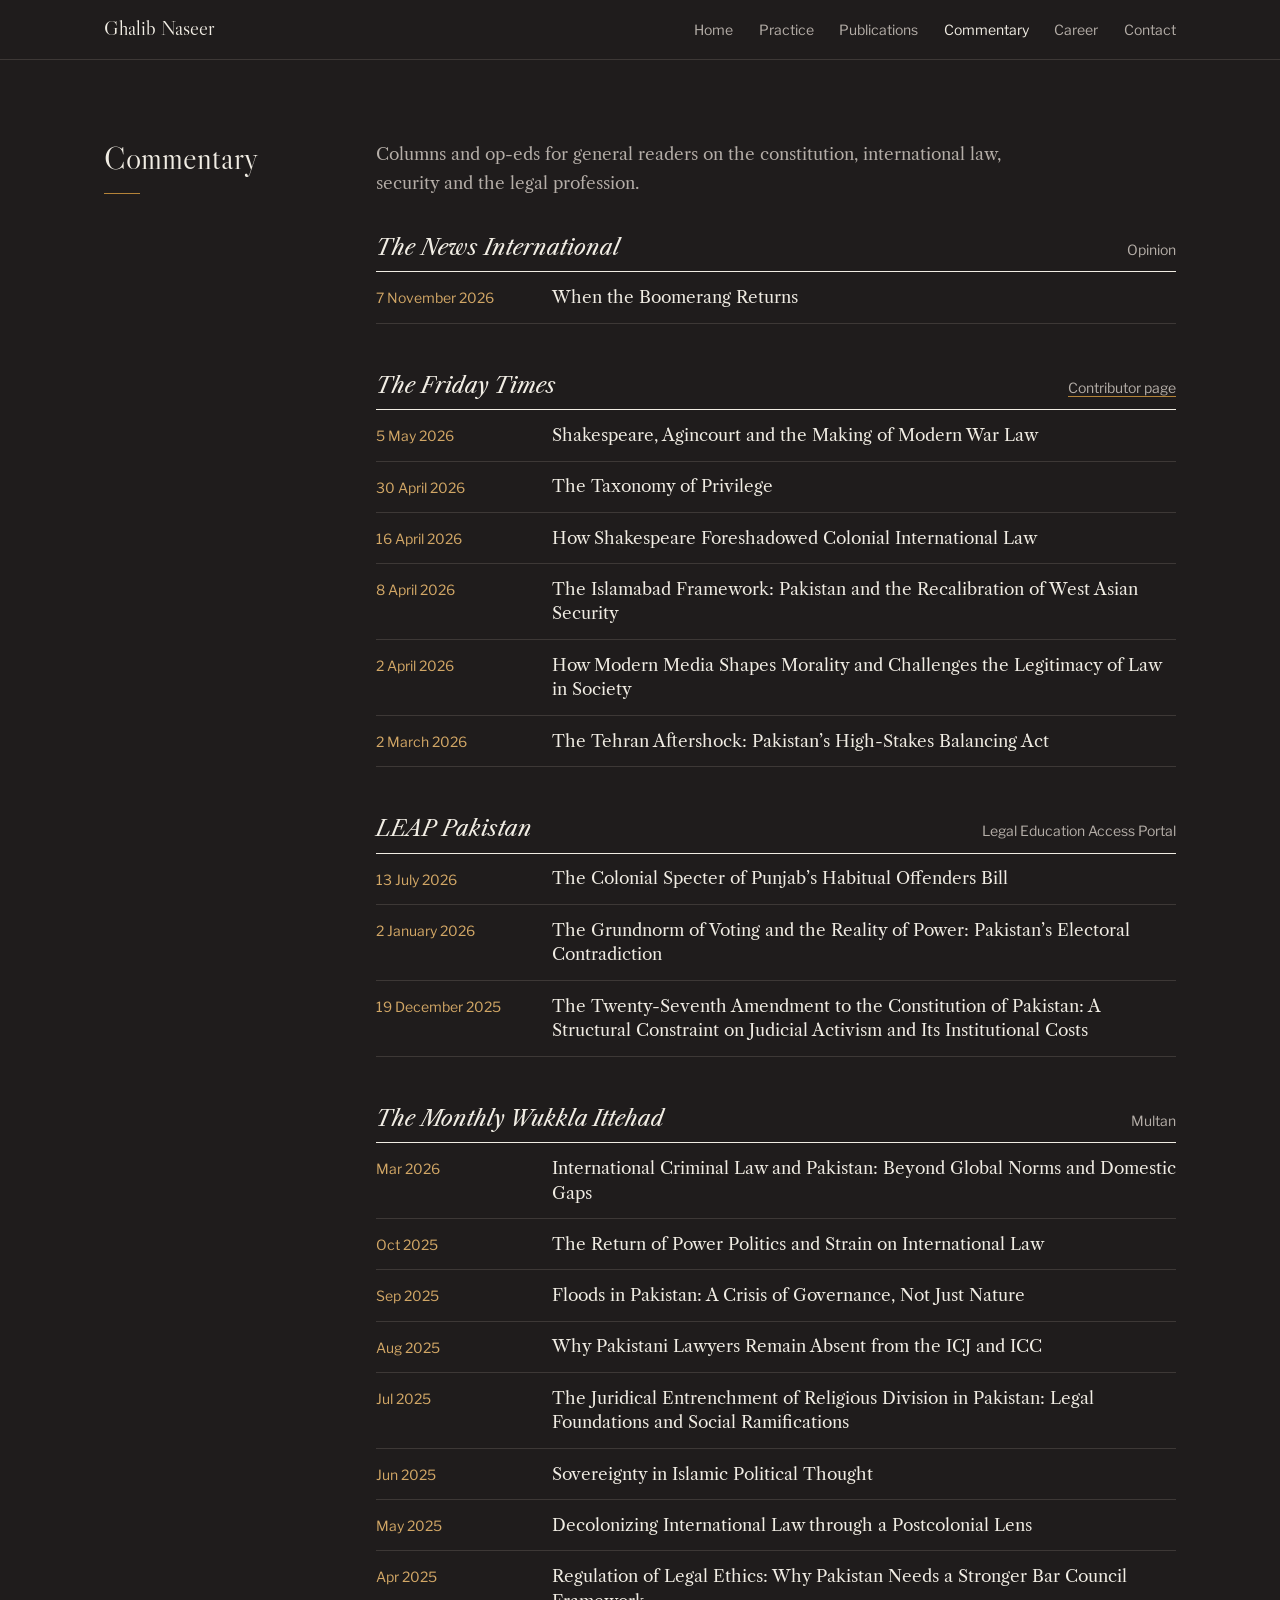
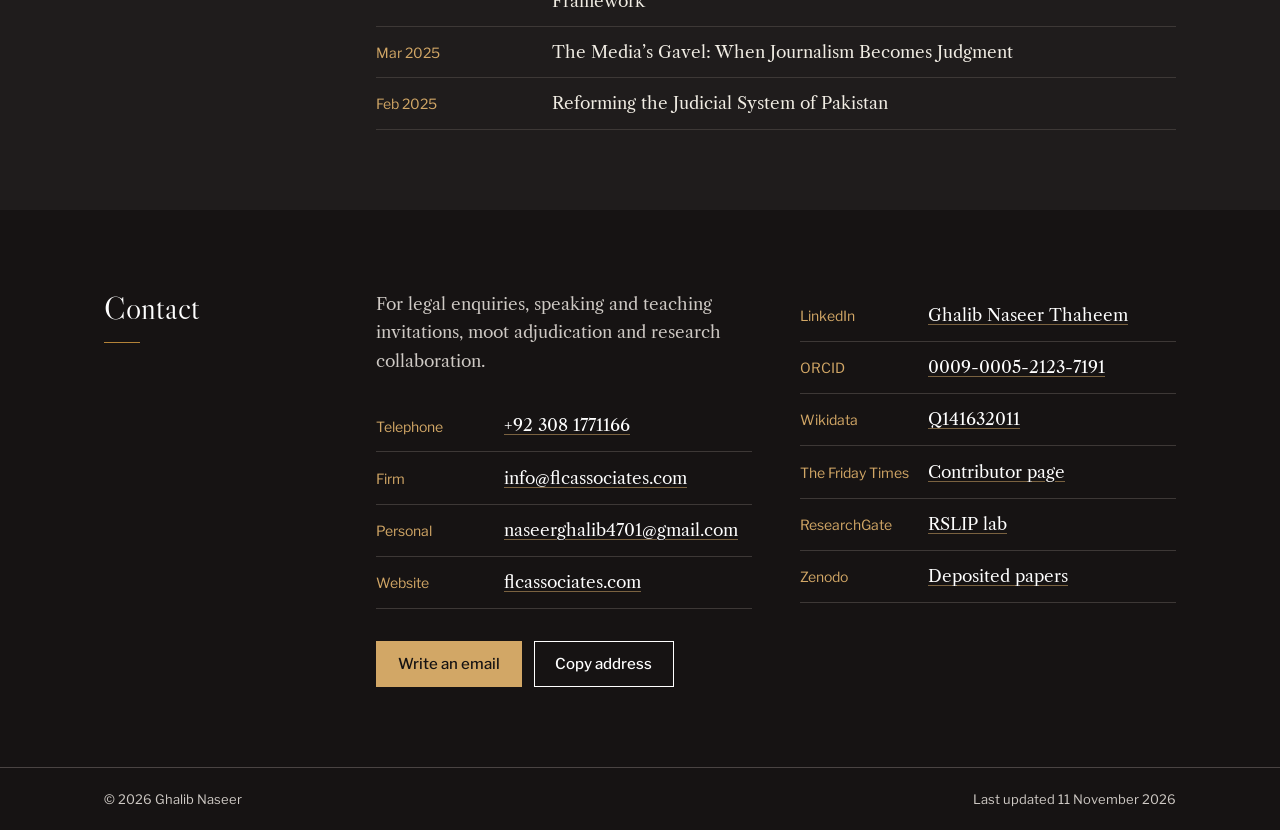
<file: commentary.html>
<!doctype html>
<html lang="en">
<head>
<meta charset="utf-8">
<meta name="viewport" content="width=device-width, initial-scale=1, viewport-fit=cover">
<title>Commentary | Ghalib Naseer</title>
<meta name="description" content="Columns and op-eds by Ghalib Naseer in The News International, The Friday Times, LEAP Pakistan and The Monthly Wukkla Ittehad.">
<meta name="author" content="Ghalib Naseer">
<link rel="canonical" href="https://ghalibnaseer.github.io/commentary.html">
<meta property="og:type" content="website">
<meta property="og:title" content="Commentary | Ghalib Naseer">
<meta property="og:description" content="Columns and op-eds by Ghalib Naseer in The News International, The Friday Times, LEAP Pakistan and The Monthly Wukkla Ittehad.">
<meta property="og:url" content="https://ghalibnaseer.github.io/commentary.html">
<link rel="preload" href="fonts/libre-caslon-display-latin-400-normal.woff2" as="font" type="font/woff2" crossorigin>
<link rel="preload" href="fonts/libre-caslon-text-latin-400-normal.woff2" as="font" type="font/woff2" crossorigin>
<link rel="stylesheet" href="site.css">
</head>
<body>
<a class="skip" href="#main">Skip to content</a>

<header class="topbar">
  <div class="wrap">
    <a class="brand" href="./">Ghalib Naseer</a>
    <nav class="nav" aria-label="Site">
      <a href="./">Home</a>
      <a href="index.html#practice">Practice</a>
      <a href="publications.html">Publications</a>
      <a href="commentary.html" aria-current="page">Commentary</a>
      <a href="career.html">Career</a>
      <a href="#contact">Contact</a>
    </nav>
  </div>
</header>

<main id="main">

  <section class="section first" id="commentary" aria-labelledby="commentary-h">
    <div class="wrap">
      <h1 id="commentary-h">Commentary</h1>
      <div class="body">
      <p class="intro">Columns and op-eds for general readers on the constitution, international law, security and the legal profession.</p>
      <div class="outlet">
        <div class="outlet-head">
          <h3>The News International</h3>
          <span>Opinion</span>
        </div>
        <ul class="columns">
          <li><time datetime="2026-11-07">7 November 2026</time><a href="https://www.thenews.pk/print/1447248-when-the-boomerang-returns">When the Boomerang Returns</a></li>
        </ul>
      </div>

      <div class="outlet">
        <div class="outlet-head">
          <h3>The Friday Times</h3>
          <a href="https://www.thefridaytimes.com/contributor/ghalib-naseer">Contributor page</a>
        </div>
        <ul class="columns">
          <li><time datetime="2026-05-05">5 May 2026</time><a href="https://www.thefridaytimes.com/05-May-2026/shakespeare-agincourt-making-modern-war-law">Shakespeare, Agincourt and the Making of Modern War Law</a></li>
          <li><time datetime="2026-04-30">30 April 2026</time><a href="https://www.thefridaytimes.com/30-Apr-2026/taxonomy-privilege">The Taxonomy of Privilege</a></li>
          <li><time datetime="2026-04-16">16 April 2026</time><a href="https://www.thefridaytimes.com/16-Apr-2026/shakespeare-foreshadowed-colonial-international-law">How Shakespeare Foreshadowed Colonial International Law</a></li>
          <li><time datetime="2026-04-08">8 April 2026</time><a href="https://www.thefridaytimes.com/08-Apr-2026/islamabad-framework-pakistan-recalibration-west-asian-security">The Islamabad Framework: Pakistan and the Recalibration of West Asian Security</a></li>
          <li><time datetime="2026-04-02">2 April 2026</time><a href="https://www.thefridaytimes.com/02-Apr-2026/modern-media-shapes-morality-challenges-legitimacy-law-society">How Modern Media Shapes Morality and Challenges the Legitimacy of Law in Society</a></li>
          <li><time datetime="2026-03-02">2 March 2026</time><a href="https://www.thefridaytimes.com/02-Mar-2026/tehran-aftershock-pakistan-s-high-stakes-balancing-act">The Tehran Aftershock: Pakistan’s High-Stakes Balancing Act</a></li>
        </ul>
      </div>

      <div class="outlet">
        <div class="outlet-head">
          <h3>LEAP Pakistan</h3>
          <span>Legal Education Access Portal</span>
        </div>
        <ul class="columns">
          <li><time datetime="2026-07-13">13 July 2026</time><a href="https://leappakistan.com/the-colonial-specter-of-punjabs-habitual-offenders-bill/">The Colonial Specter of Punjab’s Habitual Offenders Bill</a></li>
          <li><time datetime="2026-01-02">2 January 2026</time><a href="https://leappakistan.com/the-grundnorm-of-voting-and-the-reality-of-power-pakistans-electoral-contradiction/">The Grundnorm of Voting and the Reality of Power: Pakistan’s Electoral Contradiction</a></li>
          <li><time datetime="2025-12-19">19 December 2025</time><a href="https://leappakistan.com/the-twenty-seventh-amendment-to-the-constitution-of-pakistan-a-structural-constraint-on-judicial-activism-and-its-institutional-costs/">The Twenty-Seventh Amendment to the Constitution of Pakistan: A Structural Constraint on Judicial Activism and Its Institutional Costs</a></li>
        </ul>
      </div>

      <div class="outlet">
        <div class="outlet-head">
          <h3>The Monthly Wukkla Ittehad</h3>
          <span>Multan</span>
        </div>
        <ul class="columns">
          <li><time datetime="2026-03-02">Mar 2026</time><a href="https://www.facebook.com/share/p/17DgQpWEKn/">International Criminal Law and Pakistan: Beyond Global Norms and Domestic Gaps</a></li>
          <li><time datetime="2025-10-03">Oct 2025</time><span>The Return of Power Politics and Strain on International Law</span></li>
          <li><time datetime="2025-09-04">Sep 2025</time><a href="https://www.facebook.com/share/p/174WAyq8rC/">Floods in Pakistan: A Crisis of Governance, Not Just Nature</a></li>
          <li><time datetime="2025-08-04">Aug 2025</time><a href="https://www.facebook.com/share/p/15qcNjz9RU/">Why Pakistani Lawyers Remain Absent from the ICJ and ICC</a></li>
          <li><time datetime="2025-07-04">Jul 2025</time><a href="https://www.facebook.com/share/1GeCUbkPyb/">The Juridical Entrenchment of Religious Division in Pakistan: Legal Foundations and Social Ramifications</a></li>
          <li><time datetime="2025-06-04">Jun 2025</time><a href="https://www.facebook.com/share/p/19Vv4nMc3p/">Sovereignty in Islamic Political Thought</a></li>
          <li><time datetime="2025-05-06">May 2025</time><a href="https://www.facebook.com/share/p/1AcjR9Cw2J/">Decolonizing International Law through a Postcolonial Lens</a></li>
          <li><time datetime="2025-04-09">Apr 2025</time><a href="https://www.facebook.com/share/p/1BHmNF6XWD/">Regulation of Legal Ethics: Why Pakistan Needs a Stronger Bar Council Framework</a></li>
          <li><time datetime="2025-03-05">Mar 2025</time><a href="https://www.facebook.com/share/p/1GEvLY1Nuv/">The Media’s Gavel: When Journalism Becomes Judgment</a></li>
          <li><time datetime="2025-02-05">Feb 2025</time><a href="https://www.facebook.com/share/18sszJRD7n/">Reforming the Judicial System of Pakistan</a></li>
        </ul>
      </div>
      </div>
    </div>
  </section>

</main>

<section class="contact" id="contact" aria-labelledby="contact-h">
  <div class="wrap">
    <h2 id="contact-h">Contact</h2>
    <div class="contact-grid">
      <div>
        <p class="note">For legal enquiries, speaking and teaching invitations, moot adjudication and research collaboration.</p>
        <dl>
          <div><dt>Telephone</dt><dd><a href="tel:+923081771166">+92 308 1771166</a></dd></div>
          <div><dt>Firm</dt><dd><a href="mailto:info@flcassociates.com">info@flcassociates.com</a></dd></div>
          <div><dt>Personal</dt><dd><a href="mailto:naseerghalib4701@gmail.com" id="email-text">naseerghalib4701@gmail.com</a></dd></div>
          <div><dt>Website</dt><dd><a href="https://flcassociates.com/">flcassociates.com</a></dd></div>
        </dl>
        <div class="actions">
          <a class="btn btn-solid" href="mailto:naseerghalib4701@gmail.com">Write an email</a>
          <button class="btn" type="button" data-copy="naseerghalib4701@gmail.com">Copy address</button>
        </div>
      </div>
      <dl class="profiles">
        <div><dt>LinkedIn</dt><dd><a href="https://www.linkedin.com/in/ghalib-naseer-thaheem-2202a82a6/">Ghalib Naseer Thaheem</a></dd></div>
        <div><dt>ORCID</dt><dd><a href="https://orcid.org/0009-0005-2123-7191">0009-0005-2123-7191</a></dd></div>
        <div><dt>Wikidata</dt><dd><a href="https://www.wikidata.org/wiki/Q141632011">Q141632011</a></dd></div>
        <!-- Google Scholar: replace the URL and remove the comment markers
        <div><dt>Google Scholar</dt><dd><a href="https://scholar.google.com/citations?user=YOUR-ID">Google Scholar profile</a></dd></div>
        -->
        <div><dt>The Friday Times</dt><dd><a href="https://www.thefridaytimes.com/contributor/ghalib-naseer">Contributor page</a></dd></div>
        <div><dt>ResearchGate</dt><dd><a href="https://www.researchgate.net/lab/Research-Society-of-Law-IR-and-Political-Science-RSLIP-Ghalib-Naseer">RSLIP lab</a></dd></div>
        <div><dt>Zenodo</dt><dd><a href="https://zenodo.org/search?q=%22Ghalib%20Naseer%22">Deposited papers</a></dd></div>
      </dl>
    </div>
  </div>
</section>

<footer class="site">
  <div class="wrap">
    <span>© 2026 Ghalib Naseer</span>
    <span>Last updated <time datetime="2026-11-11">11 November 2026</time></span>
  </div>
</footer>

<script>
(function () {
  var buttons = document.querySelectorAll('[data-copy]');
  function selectEmail() {
    var el = document.getElementById('email-text');
    if (!el || !window.getSelection) return;
    var range = document.createRange();
    range.selectNodeContents(el);
    var sel = window.getSelection();
    sel.removeAllRanges();
    sel.addRange(range);
  }
  buttons.forEach(function (btn) {
    btn.addEventListener('click', function () {
      var text = btn.getAttribute('data-copy');
      var done = function () {
        btn.textContent = 'Copied';
        setTimeout(function () { btn.textContent = 'Copy address'; }, 2000);
      };
      if (navigator.clipboard && navigator.clipboard.writeText) {
        navigator.clipboard.writeText(text).then(done).catch(selectEmail);
      } else {
        selectEmail();
      }
    });
  });
})();
</script>
</body>
</html>
</file>
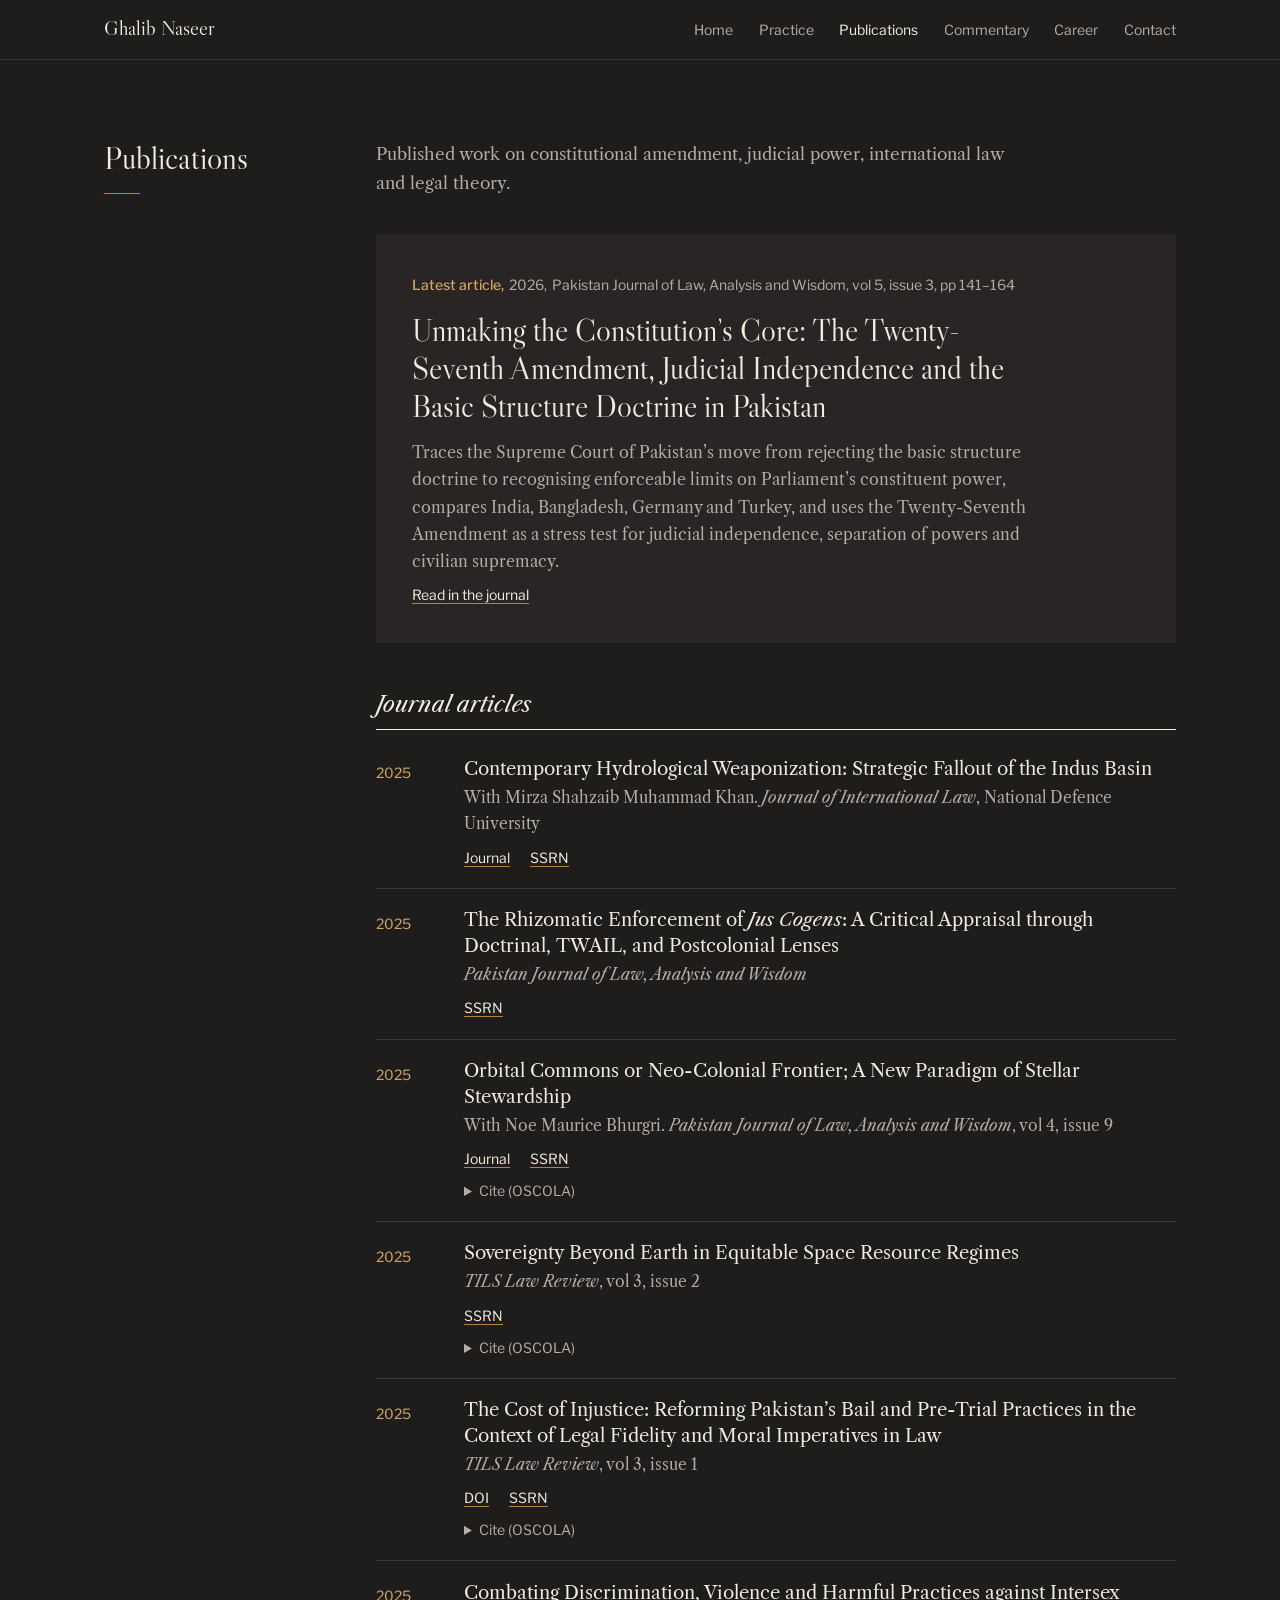
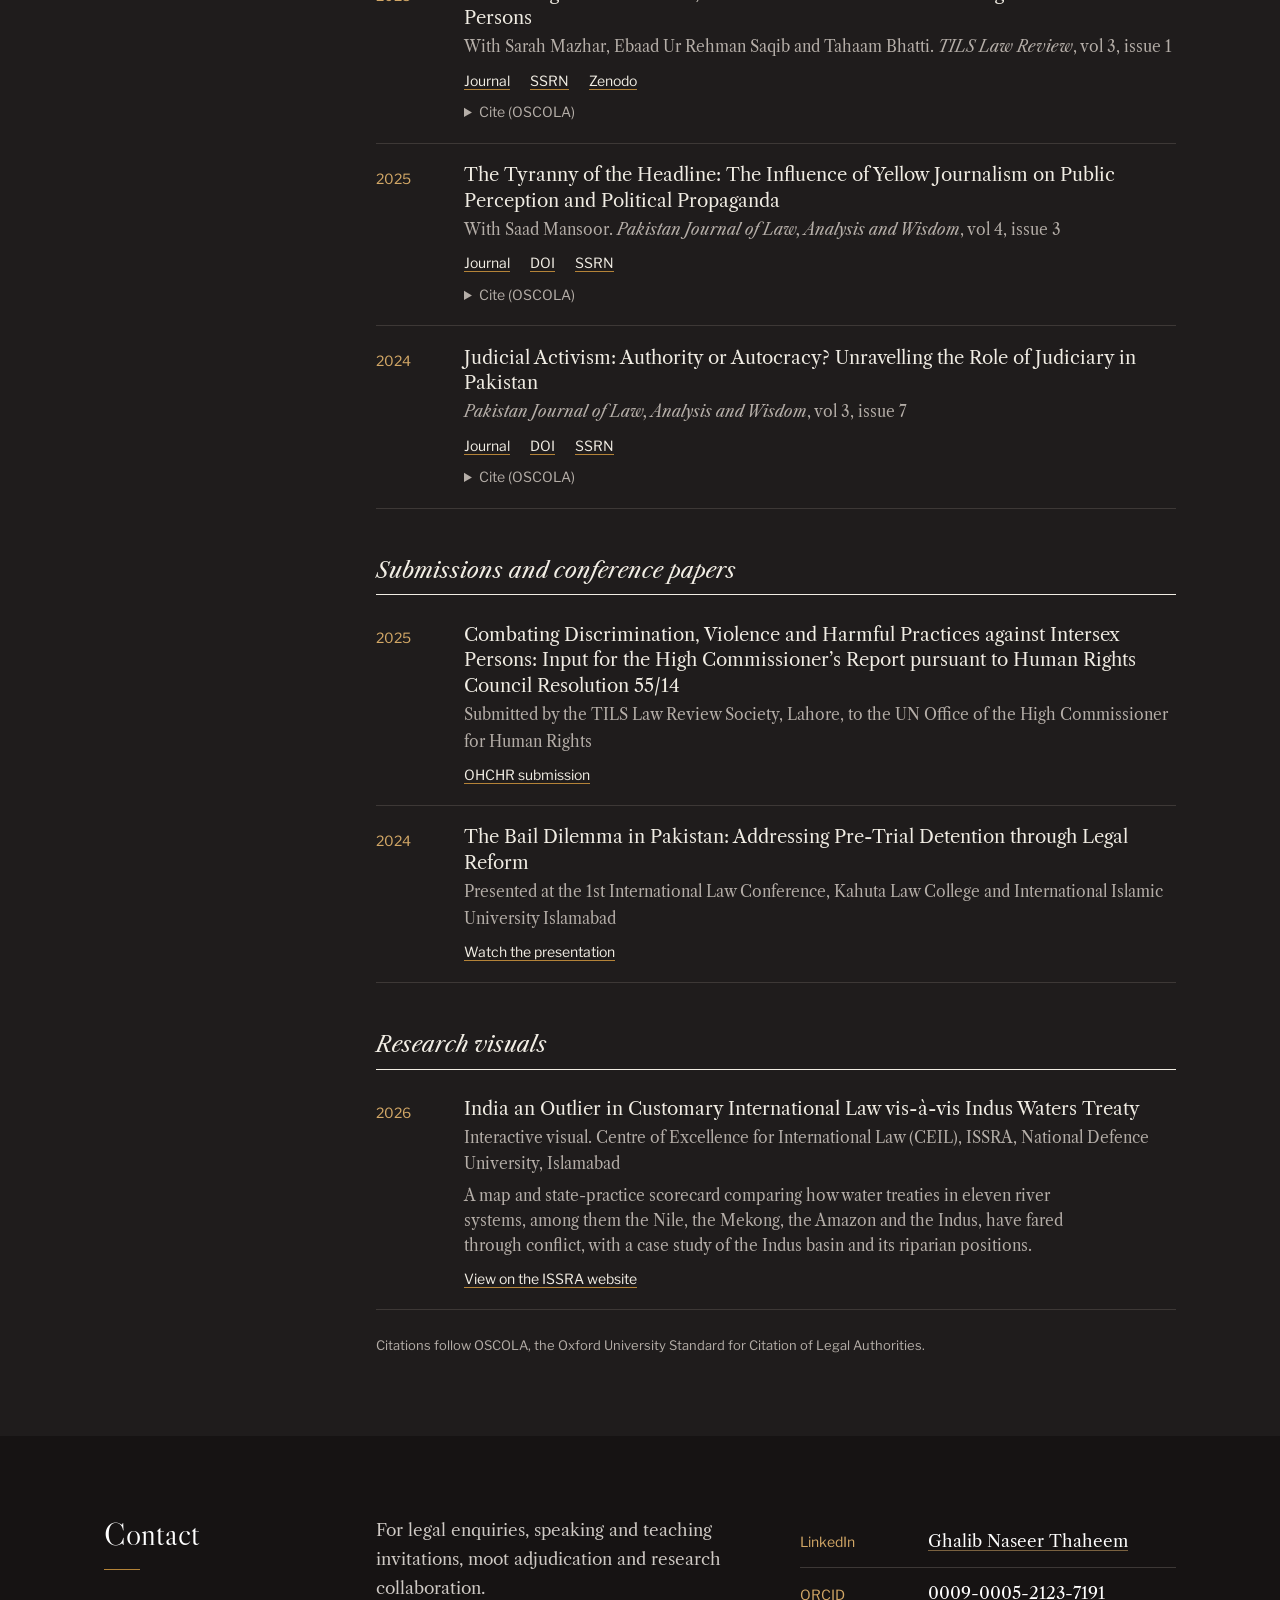
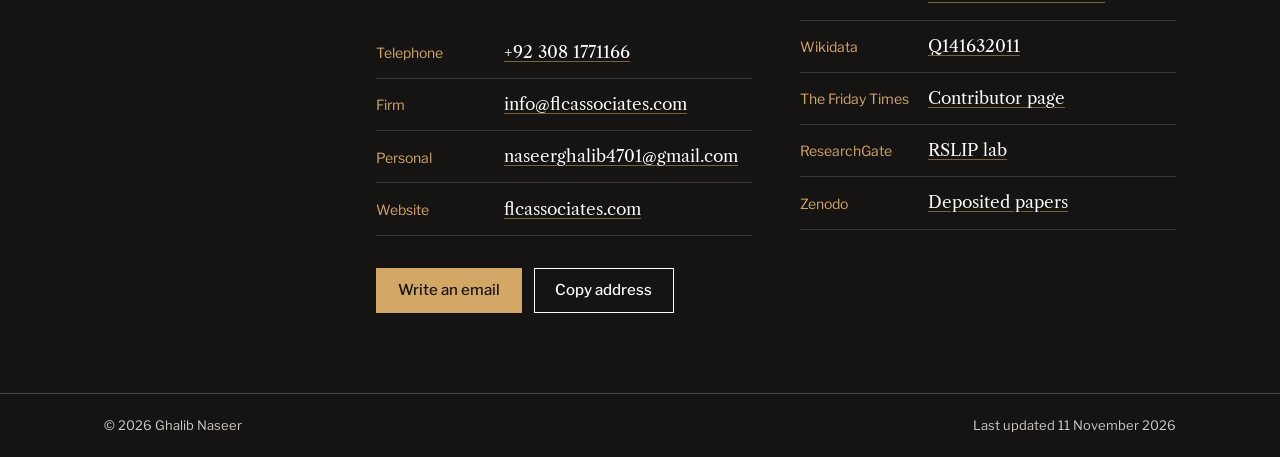
<file: publications.html>
<!doctype html>
<html lang="en">
<head>
<meta charset="utf-8">
<meta name="viewport" content="width=device-width, initial-scale=1, viewport-fit=cover">
<title>Publications | Ghalib Naseer</title>
<meta name="description" content="Journal articles, papers, submissions and research visuals by Ghalib Naseer on constitutional law, international law and legal theory.">
<meta name="author" content="Ghalib Naseer">
<link rel="canonical" href="https://ghalibnaseer.github.io/publications.html">
<meta property="og:type" content="website">
<meta property="og:title" content="Publications | Ghalib Naseer">
<meta property="og:description" content="Journal articles, papers, submissions and research visuals by Ghalib Naseer on constitutional law, international law and legal theory.">
<meta property="og:url" content="https://ghalibnaseer.github.io/publications.html">
<link rel="preload" href="fonts/libre-caslon-display-latin-400-normal.woff2" as="font" type="font/woff2" crossorigin>
<link rel="preload" href="fonts/libre-caslon-text-latin-400-normal.woff2" as="font" type="font/woff2" crossorigin>
<link rel="stylesheet" href="site.css">
</head>
<body>
<a class="skip" href="#main">Skip to content</a>

<header class="topbar">
  <div class="wrap">
    <a class="brand" href="./">Ghalib Naseer</a>
    <nav class="nav" aria-label="Site">
      <a href="./">Home</a>
      <a href="index.html#practice">Practice</a>
      <a href="publications.html" aria-current="page">Publications</a>
      <a href="commentary.html">Commentary</a>
      <a href="career.html">Career</a>
      <a href="#contact">Contact</a>
    </nav>
  </div>
</header>

<main id="main">

  <section class="section first" id="publications" aria-labelledby="publications-h">
    <div class="wrap">
      <h1 id="publications-h">Publications</h1>
      <div class="body">
      <p class="intro">Published work on constitutional amendment, judicial power, international law and legal theory.</p>
      <article class="feature" aria-label="Featured article">
        <div>
          <span class="label">Latest article</span>
          <span class="yr">2026</span>
          <span class="jr">Pakistan Journal of Law, Analysis and Wisdom, vol 5, issue 3, pp 141–164</span>
        </div>
        <div>
          <h4>Unmaking the Constitution’s Core: The Twenty-Seventh Amendment, Judicial Independence and the Basic Structure Doctrine in Pakistan</h4>
          <p>Traces the Supreme Court of Pakistan’s move from rejecting the basic structure doctrine to recognising enforceable limits on Parliament’s constituent power, compares India, Bangladesh, Germany and Turkey, and uses the Twenty-Seventh Amendment as a stress test for judicial independence, separation of powers and civilian supremacy.</p>
          <p class="links"><a href="https://pjlaw.com.pk/index.php/Journal/article/view/v5i3-141-164">Read in the journal</a></p>
        </div>
      </article>

      <h3>Journal articles</h3>
      <ol class="works">
        <li>
          <span class="y">2025</span>
          <div class="w">
            <h4>Contemporary Hydrological Weaponization: Strategic Fallout of the Indus Basin</h4>
            <p class="meta">With Mirza Shahzaib Muhammad Khan. <i>Journal of International Law</i>, National Defence University</p>
            <p class="links"><a href="https://jil.ndu.edu.pk/site/article/view/231">Journal</a><a href="https://papers.ssrn.com/sol3/papers.cfm?abstract_id=5998594">SSRN</a></p>
          </div>
        </li>
        <li>
          <span class="y">2025</span>
          <div class="w">
            <h4>The Rhizomatic Enforcement of <i>Jus Cogens</i>: A Critical Appraisal through Doctrinal, TWAIL, and Postcolonial Lenses</h4>
            <p class="meta"><i>Pakistan Journal of Law, Analysis and Wisdom</i></p>
            <p class="links"><a href="https://papers.ssrn.com/sol3/papers.cfm?abstract_id=5906323">SSRN</a></p>
          </div>
        </li>
        <li>
          <span class="y">2025</span>
          <div class="w">
            <h4>Orbital Commons or Neo-Colonial Frontier; A New Paradigm of Stellar Stewardship</h4>
            <p class="meta">With Noe Maurice Bhurgri. <i>Pakistan Journal of Law, Analysis and Wisdom</i>, vol 4, issue 9</p>
            <p class="links"><a href="https://pjlaw.com.pk/index.php/Journal/article/view/v4i9-13-29">Journal</a><a href="https://papers.ssrn.com/sol3/papers.cfm?abstract_id=5554440">SSRN</a></p>
            <details class="cite"><summary>Cite (OSCOLA)</summary><p>Ghalib Naseer and Noe Maurice Bhurgri, ‘Orbital Commons or Neo-Colonial Frontier; A New Paradigm of Stellar Stewardship’ (2025) 4(9) Pakistan Journal of Law, Analysis and Wisdom 13</p></details>
          </div>
        </li>
        <li>
          <span class="y">2025</span>
          <div class="w">
            <h4>Sovereignty Beyond Earth in Equitable Space Resource Regimes</h4>
            <p class="meta"><i>TILS Law Review</i>, vol 3, issue 2</p>
            <p class="links"><a href="https://papers.ssrn.com/sol3/papers.cfm?abstract_id=5521121">SSRN</a></p>
            <details class="cite"><summary>Cite (OSCOLA)</summary><p>Ghalib Naseer, ‘Sovereignty Beyond Earth in Equitable Space Resource Regimes’ (2025) 3(2) TILS Law Review</p></details>
          </div>
        </li>
        <li>
          <span class="y">2025</span>
          <div class="w">
            <h4>The Cost of Injustice: Reforming Pakistan’s Bail and Pre-Trial Practices in the Context of Legal Fidelity and Moral Imperatives in Law</h4>
            <p class="meta"><i>TILS Law Review</i>, vol 3, issue 1</p>
            <p class="links"><a href="https://doi.org/10.5281/zenodo.15446056">DOI</a><a href="https://papers.ssrn.com/sol3/papers.cfm?abstract_id=5257616">SSRN</a></p>
            <details class="cite"><summary>Cite (OSCOLA)</summary><p>Ghalib Naseer, ‘The Cost of Injustice: Reforming Pakistan’s Bail and Pre-Trial Practices in the Context of Legal Fidelity and Moral Imperatives in Law’ (2025) 3(1) TILS Law Review 15</p></details>
          </div>
        </li>
        <li>
          <span class="y">2025</span>
          <div class="w">
            <h4>Combating Discrimination, Violence and Harmful Practices against Intersex Persons</h4>
            <p class="meta">With Sarah Mazhar, Ebaad Ur Rehman Saqib and Tahaam Bhatti. <i>TILS Law Review</i>, vol 3, issue 1</p>
            <p class="links"><a href="https://tils.edu.pk/wp-content/uploads/2025/05/Combating-Discrimination-Violence-and-Harmful-Practices-against-Intersex-Persons.htm">Journal</a><a href="https://papers.ssrn.com/sol3/papers.cfm?abstract_id=5261702">SSRN</a><a href="https://zenodo.org/records/15467220">Zenodo</a></p>
            <details class="cite"><summary>Cite (OSCOLA)</summary><p>Sarah Mazhar and others, ‘Combating Discrimination, Violence and Harmful Practices against Intersex Persons’ (2025) 3(1) TILS Law Review</p></details>
          </div>
        </li>
        <li>
          <span class="y">2025</span>
          <div class="w">
            <h4>The Tyranny of the Headline: The Influence of Yellow Journalism on Public Perception and Political Propaganda</h4>
            <p class="meta">With Saad Mansoor. <i>Pakistan Journal of Law, Analysis and Wisdom</i>, vol 4, issue 3</p>
            <p class="links"><a href="https://pjlaw.com.pk/index.php/Journal/article/view/v4i3-1-11">Journal</a><a href="https://doi.org/10.5281/zenodo.15114015">DOI</a><a href="https://papers.ssrn.com/sol3/papers.cfm?abstract_id=5199291">SSRN</a></p>
            <details class="cite"><summary>Cite (OSCOLA)</summary><p>Ghalib Naseer and Saad Mansoor, ‘The Tyranny of the Headline: The Influence of Yellow Journalism on Public Perception and Political Propaganda’ (2025) 4(3) Pakistan Journal of Law, Analysis and Wisdom 1</p></details>
          </div>
        </li>
        <li>
          <span class="y">2024</span>
          <div class="w">
            <h4>Judicial Activism: Authority or Autocracy? Unravelling the Role of Judiciary in Pakistan</h4>
            <p class="meta"><i>Pakistan Journal of Law, Analysis and Wisdom</i>, vol 3, issue 7</p>
            <p class="links"><a href="https://pjlaw.com.pk/index.php/Journal/article/view/v3i7-31-50">Journal</a><a href="https://doi.org/10.5281/zenodo.13207499">DOI</a><a href="https://papers.ssrn.com/sol3/papers.cfm?abstract_id=5194287">SSRN</a></p>
            <details class="cite"><summary>Cite (OSCOLA)</summary><p>Ghalib Naseer, ‘Judicial Activism: Authority or Autocracy? Unravelling the Role of Judiciary in Pakistan’ (2024) 3(7) Pakistan Journal of Law, Analysis and Wisdom 31</p></details>
          </div>
        </li>
      </ol>

      <h3>Submissions and conference papers</h3>
      <ol class="works">
        <li>
          <span class="y">2025</span>
          <div class="w">
            <h4>Combating Discrimination, Violence and Harmful Practices against Intersex Persons: Input for the High Commissioner’s Report pursuant to Human Rights Council Resolution 55/14</h4>
            <p class="meta">Submitted by the TILS Law Review Society, Lahore, to the UN Office of the High Commissioner for Human Rights</p>
            <p class="links"><a href="https://www.ohchr.org/sites/default/files/documents/cfi-subm/hc-hcr-res-55-14/subm-preparation-hc-hr-aca-101-tils-law-review-society-lahore.docx">OHCHR submission</a></p>
          </div>
        </li>
        <li>
          <span class="y">2024</span>
          <div class="w">
            <h4>The Bail Dilemma in Pakistan: Addressing Pre-Trial Detention through Legal Reform</h4>
            <p class="meta">Presented at the 1st International Law Conference, Kahuta Law College and International Islamic University Islamabad</p>
            <p class="links"><a href="https://youtu.be/9q46irLHP_Q">Watch the presentation</a></p>
          </div>
        </li>
      </ol>
      <h3>Research visuals</h3>
      <ol class="works">
        <li>
          <span class="y">2026</span>
          <div class="w">
            <h4>India an Outlier in Customary International Law vis-à-vis Indus Waters Treaty</h4>
            <p class="meta">Interactive visual. Centre of Excellence for International Law (CEIL), ISSRA, National Defence University, Islamabad</p>
            <p class="desc">A map and state-practice scorecard comparing how water treaties in eleven river systems, among them the Nile, the Mekong, the Amazon and the Indus, have fared through conflict, with a case study of the Indus basin and its riparian positions.</p>
            <p class="links"><a href="https://issra.pk/infographics/Infographic-Indus-Abeyance.html">View on the ISSRA website</a></p>
          </div>
        </li>
      </ol>
      <p class="footnote">Citations follow OSCOLA, the Oxford University Standard for Citation of Legal Authorities.</p>
      </div>
    </div>
  </section>

</main>

<section class="contact" id="contact" aria-labelledby="contact-h">
  <div class="wrap">
    <h2 id="contact-h">Contact</h2>
    <div class="contact-grid">
      <div>
        <p class="note">For legal enquiries, speaking and teaching invitations, moot adjudication and research collaboration.</p>
        <dl>
          <div><dt>Telephone</dt><dd><a href="tel:+923081771166">+92 308 1771166</a></dd></div>
          <div><dt>Firm</dt><dd><a href="mailto:info@flcassociates.com">info@flcassociates.com</a></dd></div>
          <div><dt>Personal</dt><dd><a href="mailto:naseerghalib4701@gmail.com" id="email-text">naseerghalib4701@gmail.com</a></dd></div>
          <div><dt>Website</dt><dd><a href="https://flcassociates.com/">flcassociates.com</a></dd></div>
        </dl>
        <div class="actions">
          <a class="btn btn-solid" href="mailto:naseerghalib4701@gmail.com">Write an email</a>
          <button class="btn" type="button" data-copy="naseerghalib4701@gmail.com">Copy address</button>
        </div>
      </div>
      <dl class="profiles">
        <div><dt>LinkedIn</dt><dd><a href="https://www.linkedin.com/in/ghalib-naseer-thaheem-2202a82a6/">Ghalib Naseer Thaheem</a></dd></div>
        <div><dt>ORCID</dt><dd><a href="https://orcid.org/0009-0005-2123-7191">0009-0005-2123-7191</a></dd></div>
        <div><dt>Wikidata</dt><dd><a href="https://www.wikidata.org/wiki/Q141632011">Q141632011</a></dd></div>
        <!-- Google Scholar: replace the URL and remove the comment markers
        <div><dt>Google Scholar</dt><dd><a href="https://scholar.google.com/citations?user=YOUR-ID">Google Scholar profile</a></dd></div>
        -->
        <div><dt>The Friday Times</dt><dd><a href="https://www.thefridaytimes.com/contributor/ghalib-naseer">Contributor page</a></dd></div>
        <div><dt>ResearchGate</dt><dd><a href="https://www.researchgate.net/lab/Research-Society-of-Law-IR-and-Political-Science-RSLIP-Ghalib-Naseer">RSLIP lab</a></dd></div>
        <div><dt>Zenodo</dt><dd><a href="https://zenodo.org/search?q=%22Ghalib%20Naseer%22">Deposited papers</a></dd></div>
      </dl>
    </div>
  </div>
</section>

<footer class="site">
  <div class="wrap">
    <span>© 2026 Ghalib Naseer</span>
    <span>Last updated <time datetime="2026-11-11">11 November 2026</time></span>
  </div>
</footer>

<script>
(function () {
  var buttons = document.querySelectorAll('[data-copy]');
  function selectEmail() {
    var el = document.getElementById('email-text');
    if (!el || !window.getSelection) return;
    var range = document.createRange();
    range.selectNodeContents(el);
    var sel = window.getSelection();
    sel.removeAllRanges();
    sel.addRange(range);
  }
  buttons.forEach(function (btn) {
    btn.addEventListener('click', function () {
      var text = btn.getAttribute('data-copy');
      var done = function () {
        btn.textContent = 'Copied';
        setTimeout(function () { btn.textContent = 'Copy address'; }, 2000);
      };
      if (navigator.clipboard && navigator.clipboard.writeText) {
        navigator.clipboard.writeText(text).then(done).catch(selectEmail);
      } else {
        selectEmail();
      }
    });
  });
})();
</script>
</body>
</html>
</file>
<file: site.css>
@font-face { font-family: "Caslon Display"; src: url("fonts/libre-caslon-display-latin-400-normal.woff2") format("woff2"); font-weight: 400; font-style: normal; font-display: swap; }
@font-face { font-family: "Caslon Text"; src: url("fonts/libre-caslon-text-latin-400-normal.woff2") format("woff2"); font-weight: 400; font-style: normal; font-display: swap; }
@font-face { font-family: "Caslon Text"; src: url("fonts/libre-caslon-text-latin-400-italic.woff2") format("woff2"); font-weight: 400; font-style: italic; font-display: swap; }
@font-face { font-family: "Franklin"; src: url("fonts/libre-franklin-latin-wght-normal.woff2") format("woff2"); font-weight: 100 900; font-style: normal; font-display: swap; }

:root {
  color-scheme: dark;
  --paper: #1F1C1C;
  --deep: #161313;
  --stone: #292524;
  --ink: #F1EDE4;
  --muted: #B5AEA8;
  --gold: #D2A766;
  --gold-line: #B48338;
  --rule: #3D3836;
  --display: "Caslon Display", "Caslon Text", "Big Caslon", Georgia, serif;
  --text: "Caslon Text", "Big Caslon", Georgia, serif;
  --ui: "Franklin", "Franklin Gothic Medium", "Helvetica Neue", Arial, sans-serif;
  --margin-col: 13rem;
}
*, *::before, *::after { box-sizing: border-box; }
html { scroll-behavior: smooth; -webkit-text-size-adjust: 100%; }
@media (prefers-reduced-motion: reduce) { html { scroll-behavior: auto; } }
body { margin: 0; background: var(--paper); color: var(--ink); font-family: var(--text); font-size: 1.0625rem; line-height: 1.7; -webkit-font-smoothing: antialiased; }
img { max-width: 100%; height: auto; }
a { color: inherit; text-decoration-color: var(--gold-line); text-decoration-thickness: 1px; text-underline-offset: 0.2em; }
a:hover { color: var(--gold); }
:focus-visible { outline: 2px solid var(--gold-line); outline-offset: 3px; }
h1, h2, h3, h4, p, ul, ol, dl, dd, address { margin: 0; padding: 0; font-style: normal; }
ul, ol { list-style: none; }
.wrap { max-width: 72rem; margin-inline: auto; padding-inline: clamp(1.25rem, 4vw, 2.5rem); }
.skip { position: absolute; left: -999px; top: 0; background: var(--ink); color: var(--paper); padding: 0.6rem 1rem; font-family: var(--ui); font-size: 0.9rem; z-index: 20; }
.skip:focus { left: 0; }

/* Top bar */
.topbar { position: sticky; top: 0; z-index: 10; background: var(--paper); border-bottom: 1px solid var(--rule); }
.topbar .wrap { display: flex; align-items: baseline; justify-content: space-between; gap: 2rem; padding-block: 0.9rem; }
.brand { font-family: var(--display); font-size: 1.3rem; line-height: 1.2; text-decoration: none; white-space: nowrap; }
.nav { display: flex; gap: 1.6rem; overflow-x: auto; scrollbar-width: none; font-family: var(--ui); font-size: 0.875rem; }
.nav::-webkit-scrollbar { display: none; }
.nav a { text-decoration: none; color: var(--muted); white-space: nowrap; padding-block: 0.2rem; }
.nav a:hover { color: var(--ink); }

/* Hero */
.hero { padding-block: clamp(3rem, 8vw, 6rem) clamp(3rem, 7vw, 5rem); }
.hero .wrap { display: grid; grid-template-columns: minmax(0, 1fr) minmax(0, 21rem); gap: clamp(2rem, 6vw, 5rem); align-items: center; }
.hero h1 { font-family: var(--display); font-weight: 400; font-size: clamp(3.1rem, 8.4vw, 6.25rem); line-height: 0.98; letter-spacing: -0.01em; }
.fullname { margin-top: 1rem; font-style: italic; font-size: 1.2rem; color: var(--muted); }
.calling { margin-top: 1.75rem; max-width: 34rem; font-size: 1.2rem; line-height: 1.55; }
.firm { margin-top: 2.25rem; padding-top: 1.75rem; border-top: 1px solid var(--ink); display: flex; align-items: center; gap: 1.1rem; max-width: 34rem; }
.firm img { width: 4rem; height: auto; flex: none; }
.firm-role { font-family: var(--display); font-size: 1.55rem; line-height: 1.2; }
.firm-place { margin-top: 0.25rem; font-family: var(--ui); font-size: 0.875rem; color: var(--muted); }
.also { margin-top: 1.25rem; max-width: 34rem; font-family: var(--ui); font-size: 0.9375rem; line-height: 1.55; color: var(--muted); }
.also li + li { margin-top: 0.2rem; }
.also b { font-weight: 500; color: var(--ink); }
.actions { margin-top: 2rem; display: flex; flex-wrap: wrap; gap: 0.75rem; }
.btn { display: inline-block; font-family: var(--ui); font-size: 0.9375rem; font-weight: 500; line-height: 1; padding: 0.9rem 1.3rem; border: 1px solid var(--ink); background: transparent; color: var(--ink); text-decoration: none; cursor: pointer; }
.btn-solid { background: var(--gold); border-color: var(--gold); color: var(--paper); }
.btn:hover { border-color: var(--gold); color: var(--gold); }
.btn-solid:hover { background: var(--ink); border-color: var(--ink); color: var(--paper); }
.portrait { display: block; width: 100%; }

/* Sections: heading in the margin, as in a law report */
.section { border-top: 1px solid var(--rule); padding-block: clamp(3rem, 7vw, 5rem); }
.section > .wrap { display: grid; grid-template-columns: var(--margin-col) minmax(0, 1fr); column-gap: clamp(2rem, 5vw, 4rem); }
.section h2, .section h1 { font-family: var(--display); font-weight: 400; font-size: 2rem; line-height: 1.15; align-self: start; position: sticky; top: 5rem; }
.section h2::after, .section h1::after { content: ""; display: block; width: 2.25rem; height: 1px; background: var(--gold-line); margin-top: 1rem; }
.section[id] { scroll-margin-top: 3.5rem; }
.intro { max-width: 40rem; color: var(--muted); margin-bottom: 2.25rem; }
h3 { font-family: var(--text); font-weight: 400; font-style: italic; font-size: 1.35rem; line-height: 1.3; margin: 3rem 0 0.5rem; padding-bottom: 0.6rem; border-bottom: 1px solid var(--ink); }
.body > h3:first-child, .intro + h3 { margin-top: 0; }
h4 { font-family: var(--text); font-weight: 400; font-size: 1.15rem; line-height: 1.4; }

/* Profile */
.profile { display: grid; grid-template-columns: minmax(0, 1fr) minmax(0, 17rem); gap: clamp(2rem, 4vw, 3.5rem); }
.prose p { max-width: 38rem; }
.prose p + p { margin-top: 1.1rem; }
.prose p:first-child { font-size: 1.2rem; line-height: 1.6; }
.panel + .panel { margin-top: 2.25rem; }
.panel-title { font-style: italic; font-size: 1.1rem; padding-bottom: 0.5rem; border-bottom: 1px solid var(--ink); margin-bottom: 0.4rem; }
.areas li, .creds > div { padding-block: 0.55rem; border-bottom: 1px solid var(--rule); font-size: 0.95rem; line-height: 1.45; }
.creds dt { font-family: var(--ui); font-size: 0.8125rem; color: var(--gold); }
.creds small { display: block; font-family: var(--ui); font-size: 0.8125rem; color: var(--muted); margin-top: 0.15rem; }

/* Dated entries */
.ledger > li, .works > li { display: grid; grid-template-columns: 9.5rem minmax(0, 1fr); column-gap: 1.5rem; padding-block: 1.15rem; border-bottom: 1px solid var(--rule); }
.works > li { grid-template-columns: 4rem minmax(0, 1fr); }
.ledger .d, .works .y { font-family: var(--ui); font-size: 0.875rem; color: var(--gold); padding-top: 0.3rem; font-variant-numeric: tabular-nums; }
.org { font-style: italic; margin-top: 0.1rem; }
.desc, .earlier { margin-top: 0.4rem; font-size: 0.97rem; line-height: 1.6; color: var(--muted); max-width: 40rem; }
.earlier b { font-weight: 400; color: var(--ink); }
.meta { margin-top: 0.2rem; font-size: 0.97rem; color: var(--muted); }
.links { margin-top: 0.5rem; display: flex; flex-wrap: wrap; gap: 0.3rem 1.25rem; font-family: var(--ui); font-size: 0.875rem; }
.cite { margin-top: 0.5rem; font-family: var(--ui); font-size: 0.875rem; }
.cite summary { cursor: pointer; color: var(--muted); width: fit-content; }
.cite p { margin-top: 0.4rem; padding: 0.75rem 1rem; background: var(--stone); font-family: var(--text); font-size: 0.95rem; line-height: 1.55; }
.footnote { margin-top: 1.5rem; font-family: var(--ui); font-size: 0.8125rem; color: var(--muted); }

/* Featured article */
.feature { background: var(--stone); padding: clamp(1.5rem, 3vw, 2.25rem); margin-bottom: 3rem; }
.feature .label, .feature .yr, .feature .jr { font-family: var(--ui); font-size: 0.875rem; color: var(--muted); }
.feature .label { color: var(--gold); font-weight: 500; }
.feature .label::after, .feature .yr::after { content: ","; }
.feature h4 { font-family: var(--display); font-size: clamp(1.5rem, 2.6vw, 1.95rem); line-height: 1.22; margin-top: 0.75rem; max-width: 38rem; }
.feature h4 + p { margin-top: 0.9rem; max-width: 40rem; color: var(--muted); font-size: 1rem; }

/* Commentary */
.outlet-head { display: flex; flex-wrap: wrap; align-items: baseline; justify-content: space-between; gap: 0.25rem 1.5rem; margin-top: 3rem; padding-bottom: 0.6rem; border-bottom: 1px solid var(--ink); }
.outlet:first-of-type .outlet-head { margin-top: 0; }
.outlet-head h3 { margin: 0; padding: 0; border: 0; }
.outlet-head span, .outlet-head a { font-family: var(--ui); font-size: 0.875rem; color: var(--muted); }
.columns > li { display: grid; grid-template-columns: 9.5rem minmax(0, 1fr); column-gap: 1.5rem; padding-block: 0.8rem; border-bottom: 1px solid var(--rule); line-height: 1.45; }
.columns time { font-family: var(--ui); font-size: 0.875rem; color: var(--gold); padding-top: 0.2rem; font-variant-numeric: tabular-nums; }
.columns a { text-decoration: none; }
.columns a:hover { text-decoration: underline; }

/* Recognition */
.honours { display: grid; grid-template-columns: repeat(2, minmax(0, 1fr)); column-gap: 3rem; }
.honours li { padding-block: 1.1rem; border-bottom: 1px solid var(--rule); }
.honours strong { display: block; font-weight: 400; font-size: 1.1rem; line-height: 1.4; }
.honours span { display: block; margin-top: 0.3rem; font-size: 0.95rem; line-height: 1.55; color: var(--muted); }

/* Offices */
.offices-band { background: var(--stone); }
.firm-line { display: flex; align-items: center; gap: 1.1rem; padding-bottom: 1.75rem; border-bottom: 1px solid var(--ink); }
.firm-line img { width: 4.5rem; flex: none; }
.firm-line .name { font-family: var(--display); font-size: 1.75rem; line-height: 1.2; }
.firm-line .sub { font-family: var(--ui); font-size: 0.875rem; color: var(--muted); margin-top: 0.2rem; }
.offices { display: grid; grid-template-columns: repeat(2, minmax(0, 1fr)); column-gap: 3rem; }
.offices li { padding-block: 1.35rem; border-bottom: 1px solid var(--rule); }
.offices .where { font-family: var(--ui); font-size: 0.875rem; font-weight: 500; color: var(--gold); }
.offices address { margin-top: 0.3rem; font-size: 1.1rem; line-height: 1.5; max-width: 20rem; }

/* Contact */
.contact { background: var(--deep); color: #fff; padding-block: clamp(3rem, 7vw, 5rem); scroll-margin-top: 3.5rem; }
.contact .wrap { display: grid; grid-template-columns: var(--margin-col) minmax(0, 1fr); column-gap: clamp(2rem, 5vw, 4rem); }
.contact h2 { font-family: var(--display); font-weight: 400; font-size: 2rem; line-height: 1.15; }
.contact h2::after { content: ""; display: block; width: 2.25rem; height: 1px; background: var(--gold-line); margin-top: 1rem; }
.contact-grid { display: grid; grid-template-columns: repeat(2, minmax(0, 1fr)); gap: 2.5rem 3rem; }
.contact .note { max-width: 26rem; color: #CFCAC5; margin-bottom: 1.5rem; }
.contact dl > div { display: grid; grid-template-columns: 7rem minmax(0, 1fr); column-gap: 1rem; padding-block: 0.7rem; border-bottom: 1px solid #3D3836; }
.contact dt { font-family: var(--ui); font-size: 0.875rem; color: #D2A766; padding-top: 0.2rem; }
.contact dd { overflow-wrap: anywhere; }
.contact a { text-decoration-color: #7A6240; }
.contact a:hover { color: #E3BE84; }
.contact .btn { border-color: #fff; color: #fff; }
.contact .btn-solid { background: var(--gold); border-color: var(--gold); color: var(--deep); }
.contact .btn:hover { border-color: #E3BE84; color: #E3BE84; }
.contact .btn-solid:hover { background: #E3BE84; color: var(--deep); }

footer.site { background: var(--deep); color: #CFCAC5; border-top: 1px solid #4A4443; font-family: var(--ui); font-size: 0.8125rem; }
footer.site .wrap { display: flex; flex-wrap: wrap; justify-content: space-between; gap: 0.5rem 2rem; padding-block: 1.25rem; }

@media (max-width: 60rem) {
  .section > .wrap, .contact .wrap { grid-template-columns: minmax(0, 1fr); }
  .section h2, .section h1, .contact h2 { position: static; margin-bottom: 2rem; }
  .profile { grid-template-columns: minmax(0, 1fr); }
}
@media (max-width: 46rem) {
  .hero .wrap { grid-template-columns: minmax(0, 1fr); }
  .hero-portrait { order: -1; max-width: 13rem; }
  .honours, .offices, .contact-grid { grid-template-columns: minmax(0, 1fr); }
  .ledger > li, .columns > li { grid-template-columns: minmax(0, 1fr); row-gap: 0.15rem; }
  .ledger .d, .columns time { padding-top: 0; }
  .works > li { grid-template-columns: 3.25rem minmax(0, 1fr); column-gap: 1rem; }
  .topbar .wrap { flex-direction: column; gap: 0.4rem; padding-block: 0.7rem; }
  .nav { width: 100%; gap: 1.25rem; }
  .section[id], .contact { scroll-margin-top: 5.5rem; }
  .contact dl > div { grid-template-columns: minmax(0, 1fr); }
}
@media print {
  .topbar, .actions { display: none; }
  .contact, footer.site { background: #fff; color: #000; }
}

/* Multi-page additions */
.sr-only { position: absolute; width: 1px; height: 1px; overflow: hidden; clip-path: inset(50%); white-space: nowrap; }
.nav a[aria-current="page"] { color: var(--ink); box-shadow: 0 1px 0 var(--gold-line); }
.section.first { border-top: 0; }
.practice { display: grid; grid-template-columns: repeat(3, minmax(0, 1fr)); column-gap: 2.5rem; border-top: 1px solid var(--ink); }
.practice li { padding-block: 1.4rem; border-bottom: 1px solid var(--rule); }
.practice h3 { font-family: var(--display); font-style: normal; font-size: 1.6rem; line-height: 1.2; margin: 0; padding: 0; border: 0; }
.practice p { margin-top: 0.6rem; font-size: 0.97rem; line-height: 1.6; color: var(--muted); }
.instruct { margin-top: 1.5rem; max-width: 40rem; color: var(--muted); }
.instruct a { color: var(--ink); }
.more { margin-top: 1.75rem; display: flex; flex-wrap: wrap; gap: 0.5rem 2rem; font-family: var(--ui); font-size: 0.9375rem; font-weight: 500; }
.feature { margin-bottom: 0; }
.feature + h3, .feature + .works { margin-top: 3rem; }
@media (max-width: 46rem) { .practice { grid-template-columns: minmax(0, 1fr); } }
.firm img, .firm-line img { filter: invert(1) brightness(0.93); }
@media print { .firm img, .firm-line img { filter: none; } :root { --paper: #fff; --stone: #f3f3f3; --ink: #000; --muted: #333; --gold: #6b4a1a; --rule: #ccc; } }
</file>
